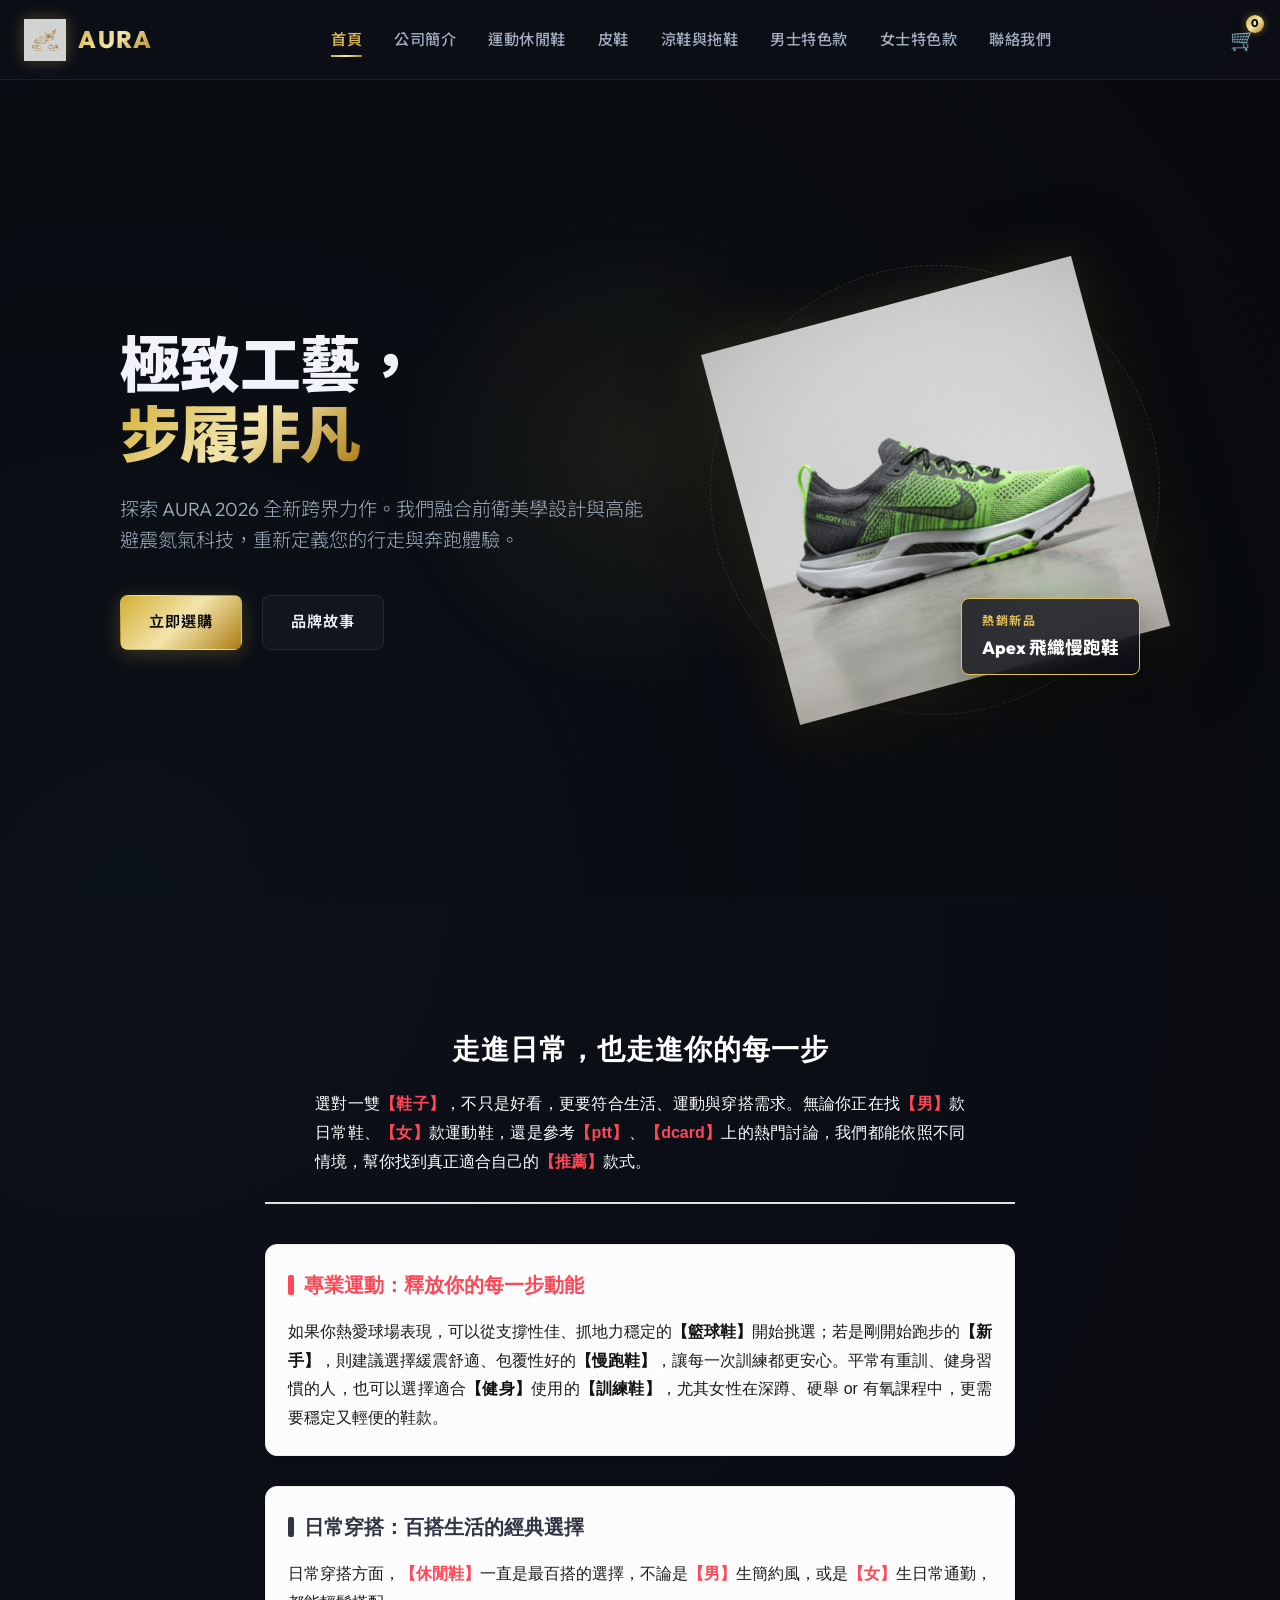
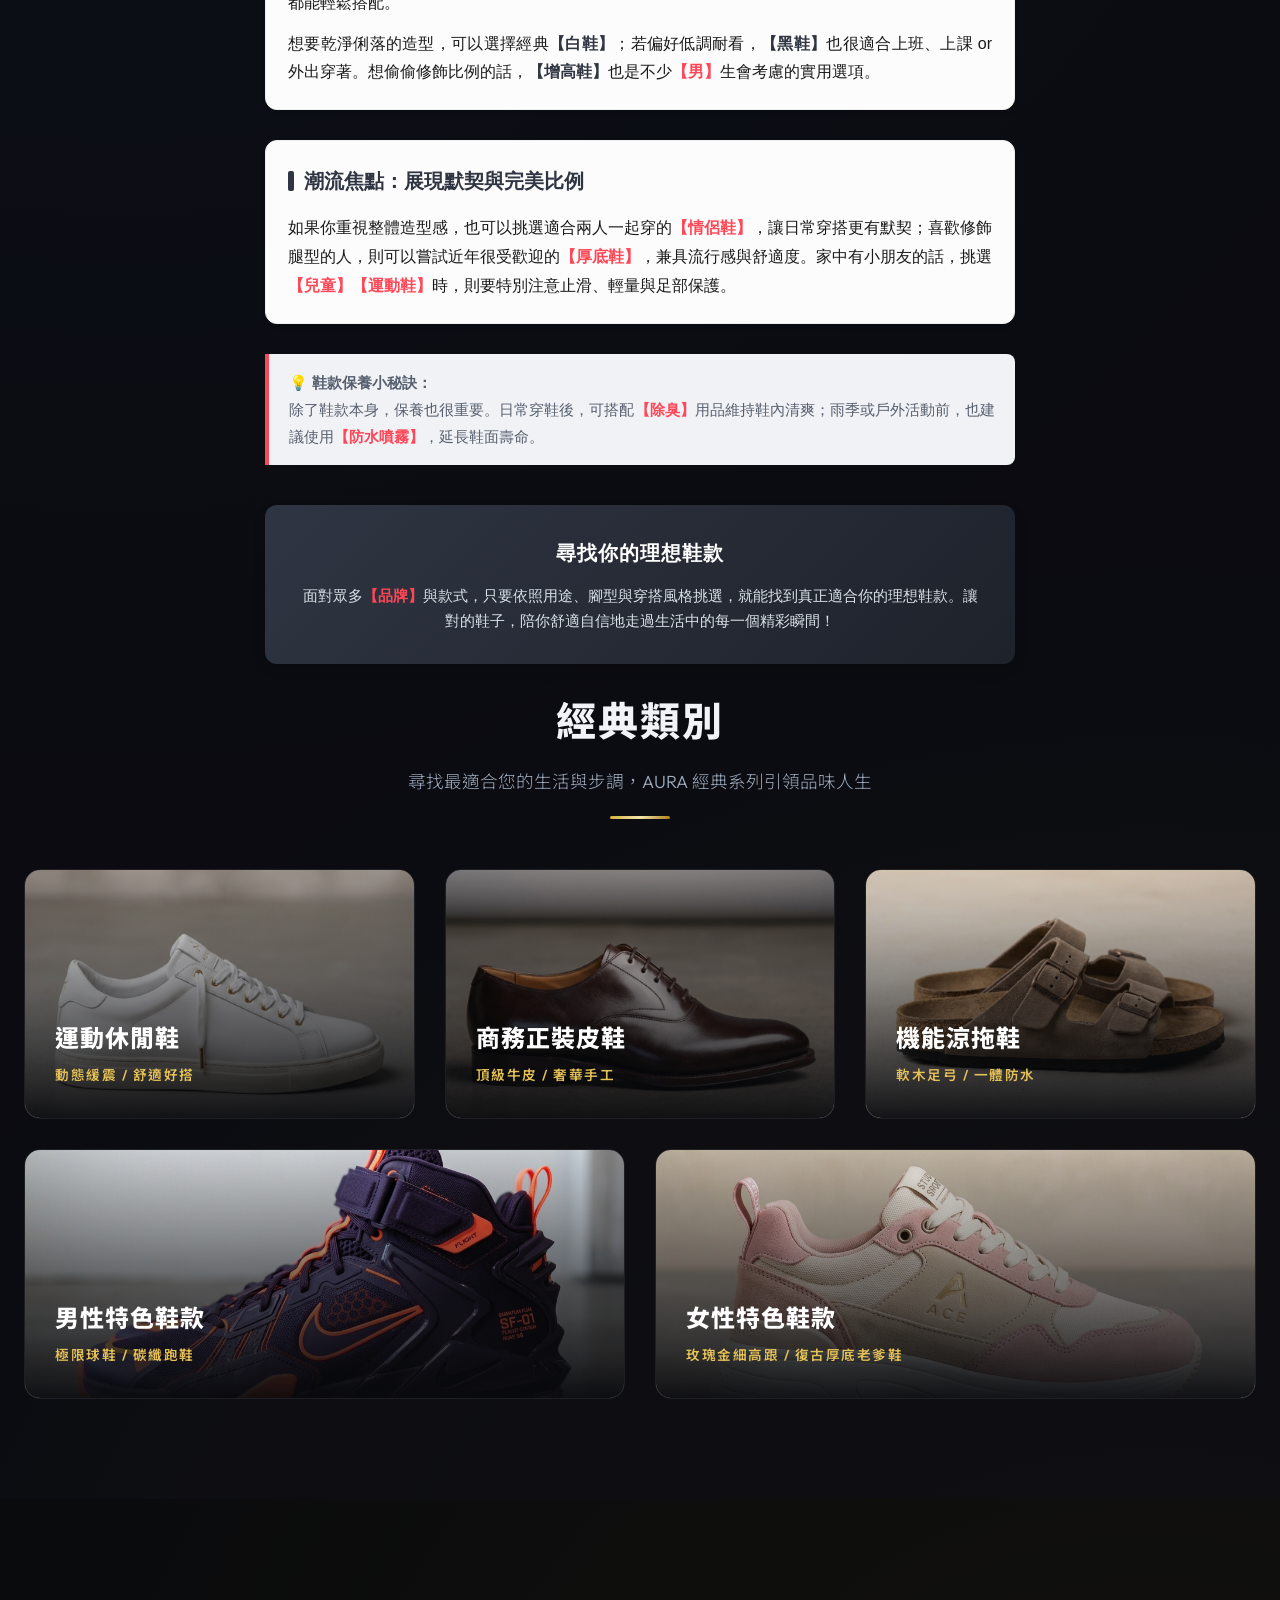
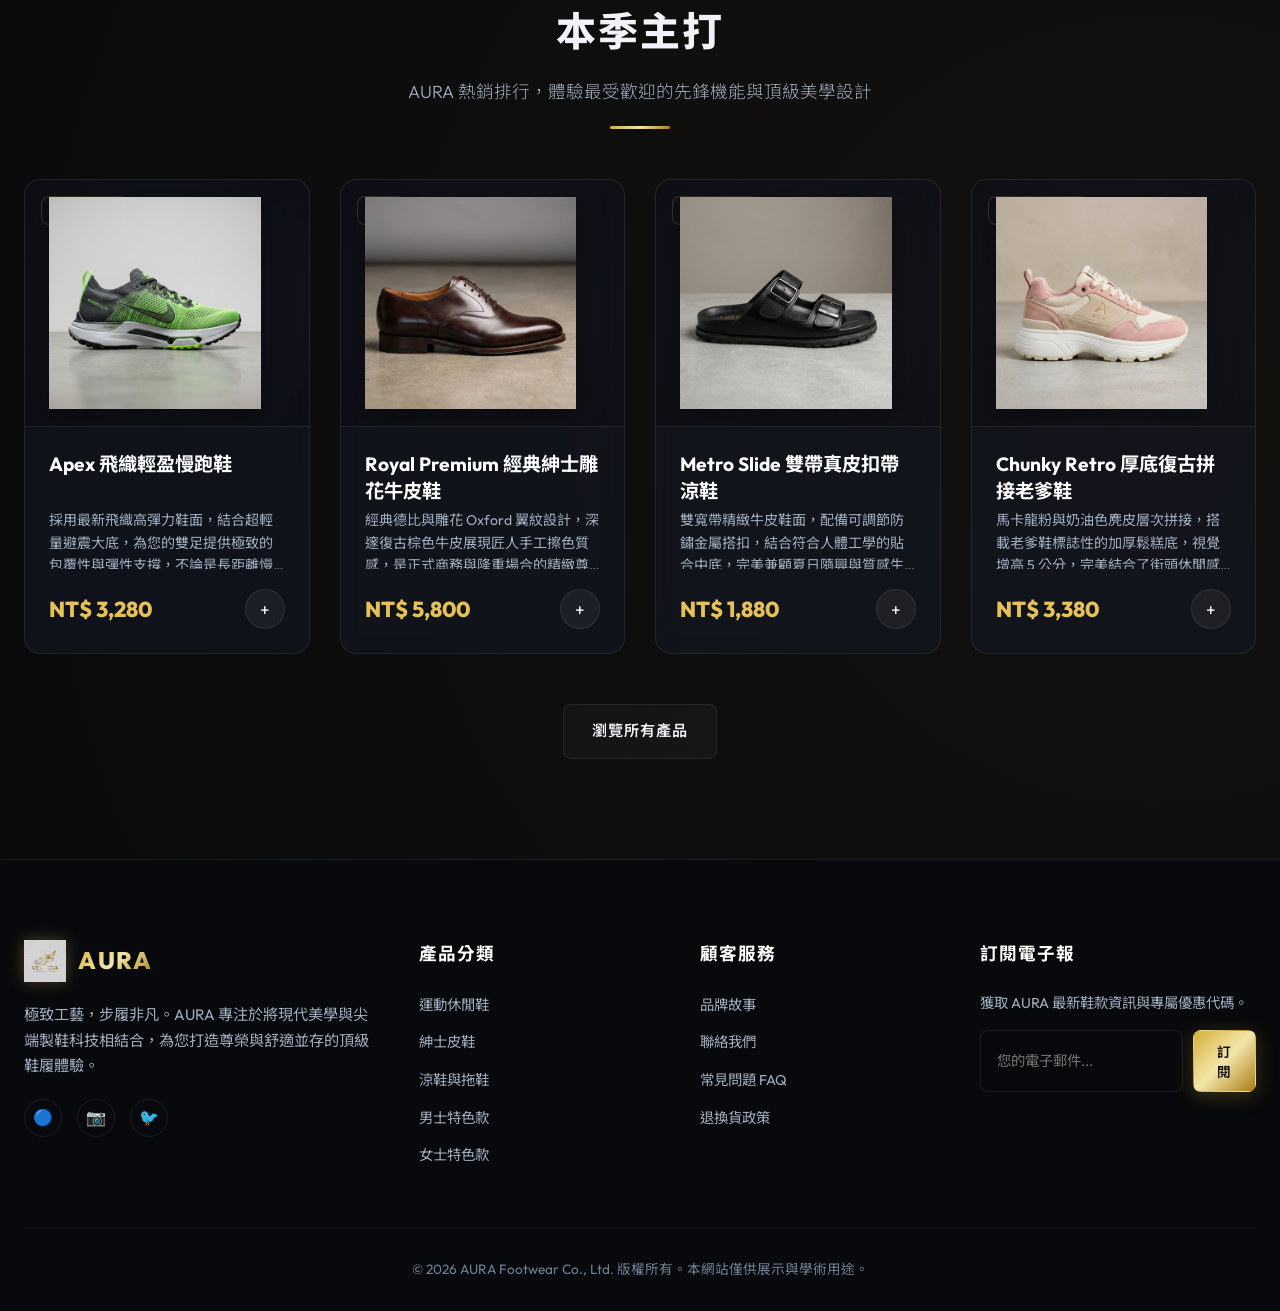
<file: index.html>
<!DOCTYPE html>
<html lang="zh-Hant-TW">
<head>
  <meta charset="UTF-8">
  <meta name="viewport" content="width=device-width, initial-scale=1.0">
  <meta name="description" content="這個網站主要是精選運動休閒鞋、質感皮鞋與各式男女特色鞋款的專賣店。我們同時提供舒適百搭的涼鞋與拖鞋，無論是追求潮流、商務正裝還是展現個人品味，都能在此找到您的專屬命定鞋。立即點擊選購享限時優惠！">
  <meta name="keywords" content="運動鞋推薦,休閒鞋品牌,男鞋專賣店,女鞋網購,質感皮鞋,涼鞋拖鞋,特色鞋款,以樂鞋子專賣">
  <meta name="google-site-verification" content="pFiWgENOJFBcsWcIejEndV2aMjK0Uo0FjIEKF0pzcEg" />
  <title>郭以樂的鞋子專賣店</title>
  
  <!-- CSS Stylesheets -->
  <link rel="stylesheet" href="css/styles.css">
</head>
<body>

  <!-- Dynamic Header Placeholder -->
  <div id="header-placeholder"></div>

  <!-- Hero Section -->
  <section class="hero fade-in-up">
    <div class="container">
      <div class="hero-grid">
        <div class="hero-content">
          <h1 class="fade-in-up delay-1">極致工藝，<br><span class="text-gradient">步履非凡</span></h1>
          <p class="fade-in-up delay-2">探索 AURA 2026 全新跨界力作。我們融合前衛美學設計與高能避震氮氣科技，重新定義您的行走與奔跑體驗。</p>
          <div class="hero-buttons fade-in-up delay-3">
            <a href="sports-casual.html" class="btn btn-primary">立即選購</a>
            <a href="about.html" class="btn btn-secondary">品牌故事</a>
          </div>
        </div>
        
        <div class="hero-visual fade-in-up delay-4">
          <div class="showcase-circle"></div>
          <!-- 預設展示 Apex 飛織輕盈慢跑鞋 -->
          <img src="images/products/郭以樂鞋子專賣店-1號運動鞋.png" alt="AURA Apex Running Shoe" class="hero-shoe-img" title="這是1號運動鞋">
          <div class="hero-badge">
            <span class="badge-tag">熱銷新品</span>
            <span class="badge-title">Apex 飛織慢跑鞋</span>
          </div>
        </div>
      </div>
    </div>
  </section>

  <!-- Categories Showcase Section -->
  <section class="categories-preview-section">
    <div class="container">
      <div style="font-family: 'Helvetica Neue', Helvetica, Arial, 'Microsoft JhengHei', sans-serif; font-size: 16px; line-height: 1.8; color: #333333; max-width: 800px; margin: 0 auto; padding: 25px;">

      <div style="text-align: center; margin-bottom: 40px; padding-bottom: 25px; border-bottom: 2px solid #e0e0e0;">
          <h1 style="color: #ffffff; font-size: 28px; margin-bottom: 15px; font-weight: bold; letter-spacing: 1px;">走進日常，也走進你的每一步</h1>
          <p style="color: #ffffff; font-size: 16px; max-width: 650px; margin: 0 auto; text-align: justify; text-justify: inter-word;">
              選對一雙<strong style="color: #ff4757;">【鞋子】</strong>，不只是好看，更要符合生活、運動與穿搭需求。無論你正在找<strong style="color: #ff4757;">【男】</strong>款日常鞋、<strong style="color: #ff4757;">【女】</strong>款運動鞋，還是參考<strong style="color: #ff4757;">【ptt】</strong>、<strong style="color: #ff4757;">【dcard】</strong>上的熱門討論，我們都能依照不同情境，幫你找到真正適合自己的<strong style="color: #ff4757;">【推薦】</strong>款式。
          </p>
      </div>

      <div style="margin-bottom: 30px; background-color: #fcfcfc; padding: 22px; border-radius: 12px; border: 1px solid #eeeeee; box-shadow: 0 4px 6px rgba(0,0,0,0.02);">
          <h2 style="color: #ff4757; font-size: 20px; margin-top: 0; margin-bottom: 15px; font-weight: bold; display: flex; align-items: center;">
              <span style="background-color: #ff4757; width: 6px; height: 20px; display: inline-block; margin-right: 10px; border-radius: 2px;"></span>
              專業運動：釋放你的每一步動能
          </h2>
          <p style="margin: 0; text-align: justify; color: #1a1a1a;">
              如果你熱愛球場表現，可以從支撐性佳、抓地力穩定的<strong style="color: #111111;">【籃球鞋】</strong>開始挑選；若是剛開始跑步的<strong style="color: #111111;">【新手】</strong>，則建議選擇緩震舒適、包覆性好的<strong style="color: #111111;">【慢跑鞋】</strong>，讓每一次訓練都更安心。平常有重訓、健身習慣的人，也可以選擇適合<strong style="color: #111111;">【健身】</strong>使用的<strong style="color: #111111;">【訓練鞋】</strong>，尤其女性在深蹲、硬舉 or 有氧課程中，更需要穩定又輕便的鞋款。
          </p>
      </div>

      <div style="margin-bottom: 30px; background-color: #fcfcfc; padding: 22px; border-radius: 12px; border: 1px solid #eeeeee; box-shadow: 0 4px 6px rgba(0,0,0,0.02);">
          <h2 style="color: #2f3542; font-size: 20px; margin-top: 0; margin-bottom: 15px; font-weight: bold; display: flex; align-items: center;">
              <span style="background-color: #2f3542; width: 6px; height: 20px; display: inline-block; margin-right: 10px; border-radius: 2px;"></span>
              日常穿搭：百搭生活的經典選擇
          </h2>
          <p style="margin: 0 0 12px 0; text-align: justify; color: #1a1a1a;">
              日常穿搭方面，<strong style="color: #ff4757;">【休閒鞋】</strong>一直是最百搭的選擇，不論是<strong style="color: #ff4757;">【男】</strong>生簡約風，或是<strong style="color: #ff4757;">【女】</strong>生日常通勤，都能輕鬆搭配。
          </p>
          <p style="margin: 0; text-align: justify; color: #1a1a1a;">
              想要乾淨俐落的造型，可以選擇經典<strong style="color: #2f3542;">【白鞋】</strong>；若偏好低調耐看，<strong style="color: #2f3542;">【黑鞋】</strong>也很適合上班、上課 or 外出穿著。想偷偷修飾比例的話，<strong style="color: #2f3542;">【增高鞋】</strong>也是不少<strong style="color: #ff4757;">【男】</strong>生會考慮的實用選項。
          </p>
      </div>

      <div style="margin-bottom: 30px; background-color: #fcfcfc; padding: 22px; border-radius: 12px; border: 1px solid #eeeeee; box-shadow: 0 4px 6px rgba(0,0,0,0.02);">
          <h2 style="color: #2f3542; font-size: 20px; margin-top: 0; margin-bottom: 15px; font-weight: bold; display: flex; align-items: center;">
              <span style="background-color: #2f3542; width: 6px; height: 20px; display: inline-block; margin-right: 10px; border-radius: 2px;"></span>
              潮流焦點：展現默契與完美比例
          </h2>
          <p style="margin: 0; text-align: justify; color: #1a1a1a;">
              如果你重視整體造型感，也可以挑選適合兩人一起穿的<strong style="color: #ff4757;">【情侶鞋】</strong>，讓日常穿搭更有默契；喜歡修飾腿型的人，則可以嘗試近年很受歡迎的<strong style="color: #ff4757;">【厚底鞋】</strong>，兼具流行感與舒適度。家中有小朋友的話，挑選<strong style="color: #ff4757;">【兒童】</strong><strong style="color: #ff4757;">【運動鞋】</strong>時，則要特別注意止滑、輕量與足部保護。
          </p>
      </div>

      <div style="margin-bottom: 40px; padding: 15px 20px; background-color: #f1f2f6; border-left: 4px solid #ff4757; border-radius: 0 8px 8px 0;">
          <p style="margin: 0; text-align: justify; font-size: 15px; color: #57606f;">
              <strong>💡 鞋款保養小秘訣：</strong><br>
              除了鞋款本身，保養也很重要。日常穿鞋後，可搭配<strong style="color: #ff4757;">【除臭】</strong>用品維持鞋內清爽；雨季或戶外活動前，也建議使用<strong style="color: #ff4757;">【防水噴霧】</strong>，延長鞋面壽命。
          </p>
      </div>

      <div style="background: linear-gradient(135deg, #2f3542 0%, #1e222b 100%); color: #ffffff; padding: 30px; border-radius: 12px; text-align: center; box-shadow: 0 6px 12px rgba(0,0,0,0.15);">
          <h3 style="font-size: 20px; margin-top: 0; margin-bottom: 12px; color: #ffffff; letter-spacing: 1px; font-weight: bold;">
              尋找你的理想鞋款
          </h3>
          <p style="margin: 0; font-size: 15px; color: #dae1e7; line-height: 1.7; max-width: 680px; margin: 0 auto;">
              面對眾多<strong style="color: #ff4757;">【品牌】</strong>與款式，只要依照用途、腳型與穿搭風格挑選，就能找到真正適合你的理想鞋款。讓對的鞋子，陪你舒適自信地走過生活中的每一個精彩瞬間！
          </p>
      </div>

  </div>
      <div class="section-title-wrapper fade-in-up-scroll">
        <h2 class="section-title">經典類別</h2>
        <p class="section-subtitle">尋找最適合您的生活與步調，AURA 經典系列引領品味人生</p>
      </div>

      <!-- Category Cards Grid -->
      <div class="category-preview-grid">
        <!-- 運動休閒鞋 -->
        <div class="category-preview-card fade-in-up-scroll" onclick="window.location.href='sports-casual.html'" title="這是2號休閒鞋，歷年賣最好的">
          <img src="images/products/郭以樂鞋子專賣店-2號運動鞋.png" alt="運動休閒鞋" class="category-preview-card-bg">
          <div class="category-preview-content">
            <h3 class="category-preview-title">運動休閒鞋</h3>
            <span class="category-preview-count">動態緩震 / 舒適好搭</span>
          </div>
        </div>

        <!-- 紳士皮鞋 -->
        <div class="category-preview-card fade-in-up-scroll" onclick="window.location.href='leather.html'" title="這是1號皮鞋">
          <img src="images/products/郭以樂鞋子專賣店-1號皮鞋.png" alt="紳士皮鞋" class="category-preview-card-bg">
          <div class="category-preview-content">
            <h3 class="category-preview-title">商務正裝皮鞋</h3>
            <span class="category-preview-count">頂級牛皮 / 奢華手工</span>
          </div>
        </div>

        <!-- 涼鞋與拖鞋 -->
        <div class="category-preview-card fade-in-up-scroll" onclick="window.location.href='sandals-slippers.html'" title="這是3號涼鞋">
          <img src="images/products/郭以樂鞋子專賣店-3號涼鞋.png" alt="涼鞋與拖鞋" class="category-preview-card-bg">
          <div class="category-preview-content">
            <h3 class="category-preview-title">機能涼拖鞋</h3>
            <span class="category-preview-count">軟木足弓 / 一體防水</span>
          </div>
        </div>
      </div>

      <div class="category-preview-grid-bottom">
        <!-- 男性特色鞋款 -->
        <div class="category-preview-card fade-in-up-scroll" onclick="window.location.href='mens-special.html'" title="這是1號男生特別款">
          <img src="images/products/郭以樂鞋子專賣店-1號男生特別款.png" alt="男性特色鞋款" class="category-preview-card-bg">
          <div class="category-preview-content">
            <h3 class="category-preview-title">男性特色鞋款</h3>
            <span class="category-preview-count">極限球鞋 / 碳纖跑鞋</span>
          </div>
        </div>

        <!-- 女性特色鞋款 -->
        <div class="category-preview-card fade-in-up-scroll" onclick="window.location.href='womens-special.html'" title="這是2號女生特別款">
          <img src="images/products/郭以樂鞋子專賣店-2號女生特別款.png" alt="女性特色鞋款" class="category-preview-card-bg">
          <div class="category-preview-content">
            <h3 class="category-preview-title">女性特色鞋款</h3>
            <span class="category-preview-count">玫瑰金細高跟 / 復古厚底老爹鞋</span>
          </div>
        </div>
      </div>
    </div>
  </section>

  <!-- Featured Products Section -->
  <section class="product-grid-section">
    <div class="container">
      <div class="section-title-wrapper fade-in-up-scroll">
        <h2 class="section-title">本季主打</h2>
        <p class="section-subtitle">AURA 熱銷排行，體驗最受歡迎的先鋒機能與頂級美學設計</p>
      </div>

      <!-- Products Grid -->
      <div class="grid-layout" id="featured-products-grid">
        <!-- Card 1 -->
        <div class="shoe-card fade-in-up-scroll">
          <div class="card-img-wrapper">
            <span class="card-category">運動休閒鞋</span>
            <a href="product-detail.html?id=sport-1">
              <img src="images/products/郭以樂鞋子專賣店-1號運動鞋.png" alt="Apex 飛織輕盈慢跑鞋" class="card-img" title="這是1號運動鞋">
            </a>
          </div>
          <div class="card-info">
            <h3 class="card-title">
              <a href="product-detail.html?id=sport-1">Apex 飛織輕盈慢跑鞋</a>
            </h3>
            <p class="card-desc">採用最新飛織高彈力鞋面，結合超輕量避震大底，為您的雙足提供極致的包覆性與彈性支撐，不論是長距離慢跑或日常通勤皆能輕鬆駕馭。</p>
            <div class="card-footer">
              <span class="card-price">NT$ 3,280</span>
              <button class="card-btn js-add-to-cart" title="加入購物車">+</button>
            </div>
          </div>
        </div>

        <!-- Card 2 -->
        <div class="shoe-card fade-in-up-scroll">
          <div class="card-img-wrapper">
            <span class="card-category">皮鞋</span>
            <a href="product-detail.html?id=leather-1">
              <img src="images/products/郭以樂鞋子專賣店-1號皮鞋.png" alt="Royal Premium 經典紳士雕花牛皮鞋" class="card-img" title="這是1號皮鞋">
            </a>
          </div>
          <div class="card-info">
            <h3 class="card-title">
              <a href="product-detail.html?id=leather-1">Royal Premium 經典紳士雕花牛皮鞋</a>
            </h3>
            <p class="card-desc">經典德比與雕花 Oxford 翼紋設計，深邃復古棕色牛皮展現匠人手工擦色質感，是正式商務與隆重場合的精緻尊榮之選。</p>
            <div class="card-footer">
              <span class="card-price">NT$ 5,800</span>
              <button class="card-btn js-add-to-cart" title="加入購物車">+</button>
            </div>
          </div>
        </div>

        <!-- Card 3 -->
        <div class="shoe-card fade-in-up-scroll">
          <div class="card-img-wrapper">
            <span class="card-category">涼鞋與拖鞋</span>
            <a href="product-detail.html?id=sandal-1">
              <img src="images/products/郭以樂鞋子專賣店-1號涼鞋.png" alt="Metro Slide 雙帶真皮扣帶涼鞋" class="card-img" title="這是1號涼鞋">
            </a>
          </div>
          <div class="card-info">
            <h3 class="card-title">
              <a href="product-detail.html?id=sandal-1">Metro Slide 雙帶真皮扣帶涼鞋</a>
            </h3>
            <p class="card-desc">雙寬帶精緻牛皮鞋面，配備可調節防鏽金屬搭扣，結合符合人體工學的貼合中底，完美兼顧夏日隨興與質感生活。</p>
            <div class="card-footer">
              <span class="card-price">NT$ 1,880</span>
              <button class="card-btn js-add-to-cart" title="加入購物車">+</button>
            </div>
          </div>
        </div>

        <!-- Card 4 -->
        <div class="shoe-card fade-in-up-scroll">
          <div class="card-img-wrapper">
            <span class="card-category">女性特色鞋款</span>
            <a href="product-detail.html?id=women-special-2">
              <img src="images/products/郭以樂鞋子專賣店-2號女生特別款.png" alt="Chunky Retro 厚底復古拼接老爹鞋" class="card-img" title="這是2號女生特別款">
            </a>
          </div>
          <div class="card-info">
            <h3 class="card-title">
              <a href="product-detail.html?id=women-special-2">Chunky Retro 厚底復古拼接老爹鞋</a>
            </h3>
            <p class="card-desc">馬卡龍粉與奶油色麂皮層次拼接，搭載老爹鞋標誌性的加厚鬆糕底，視覺增高 5 公分，完美結合了街頭休閒感與復古少女情懷。</p>
            <div class="card-footer">
              <span class="card-price">NT$ 3,380</span>
              <button class="card-btn js-add-to-cart" title="加入購物車">+</button>
            </div>
          </div>
        </div>
      </div>

      <div style="text-align: center; margin-top: 50px;" class="fade-in-up-scroll">
        <a href="sports-casual.html" class="btn btn-secondary">瀏覽所有產品</a>
      </div>
    </div>
  </section>

  <!-- Dynamic Footer Placeholder -->
  <div id="footer-placeholder"></div>

  <!-- JavaScript Files -->
  <script src="js/products.js"></script>
  <script src="js/main.js"></script>
</body>
</html>
</file>
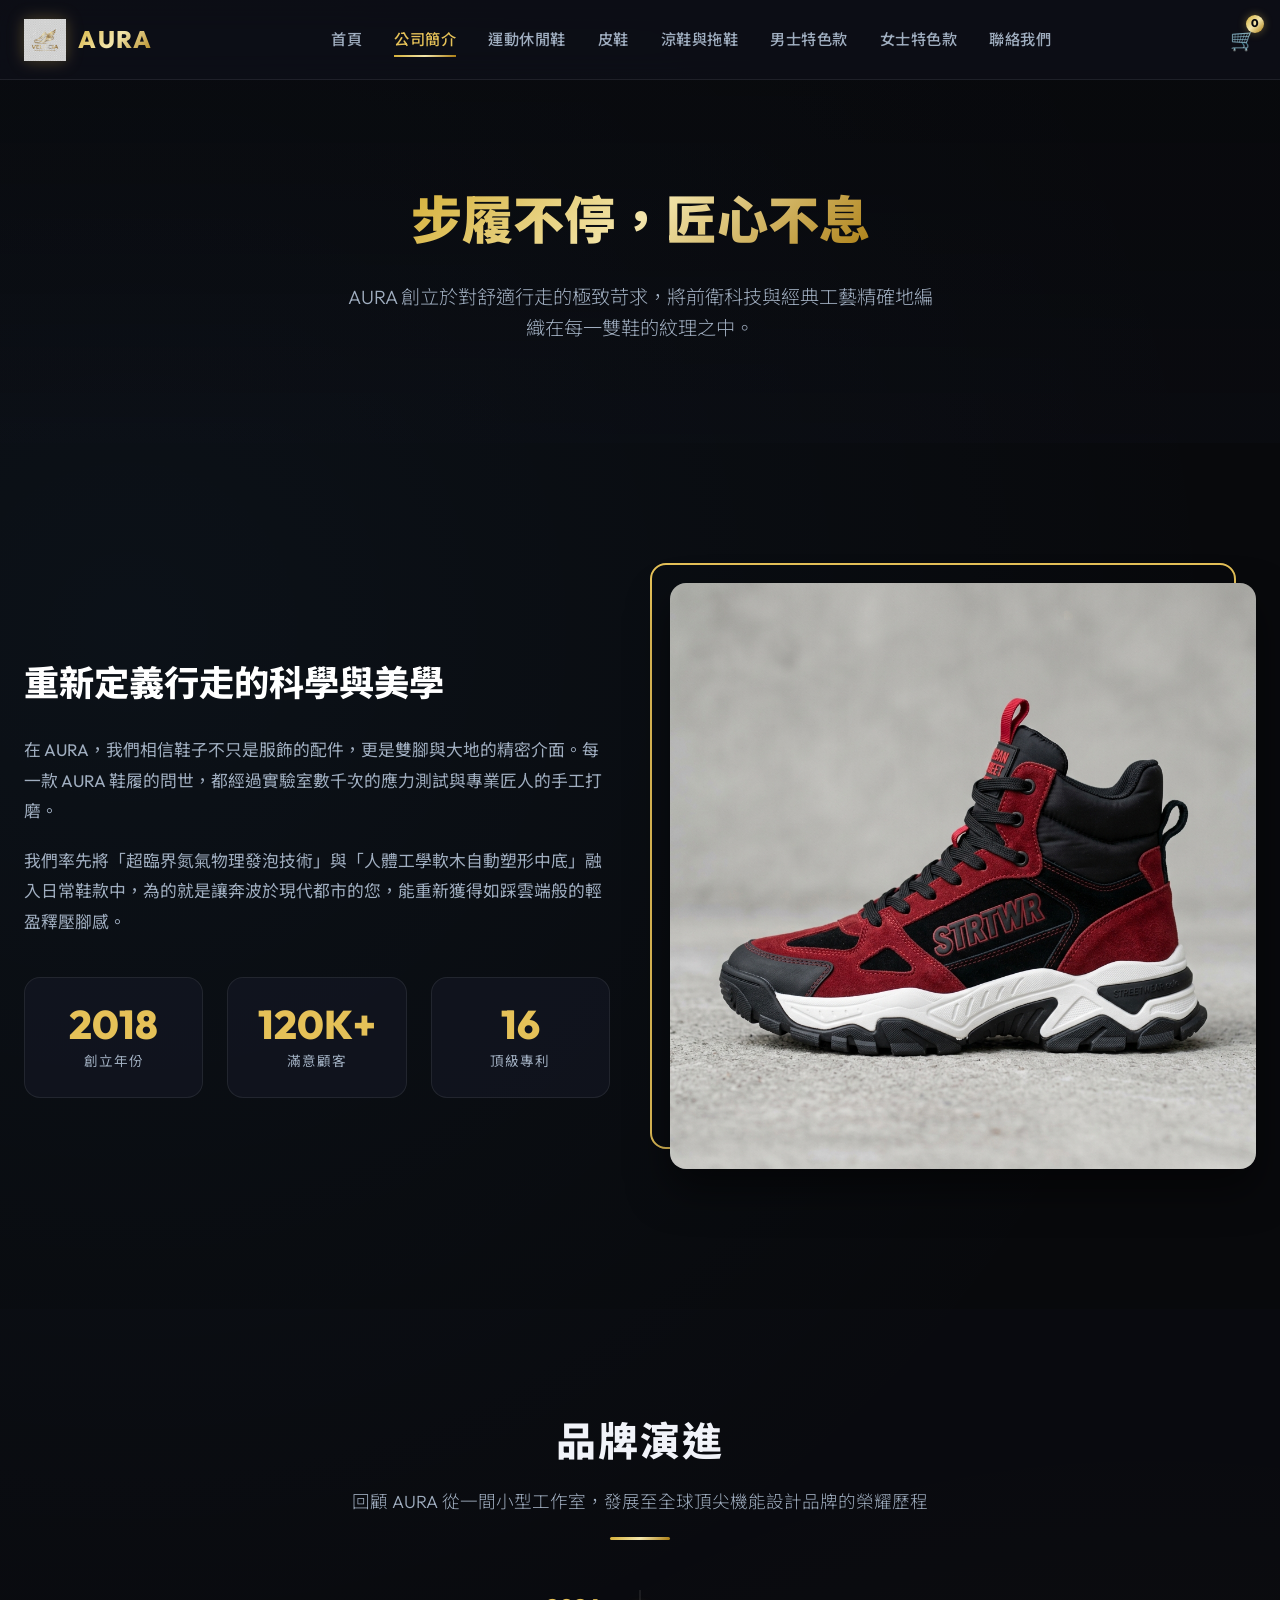
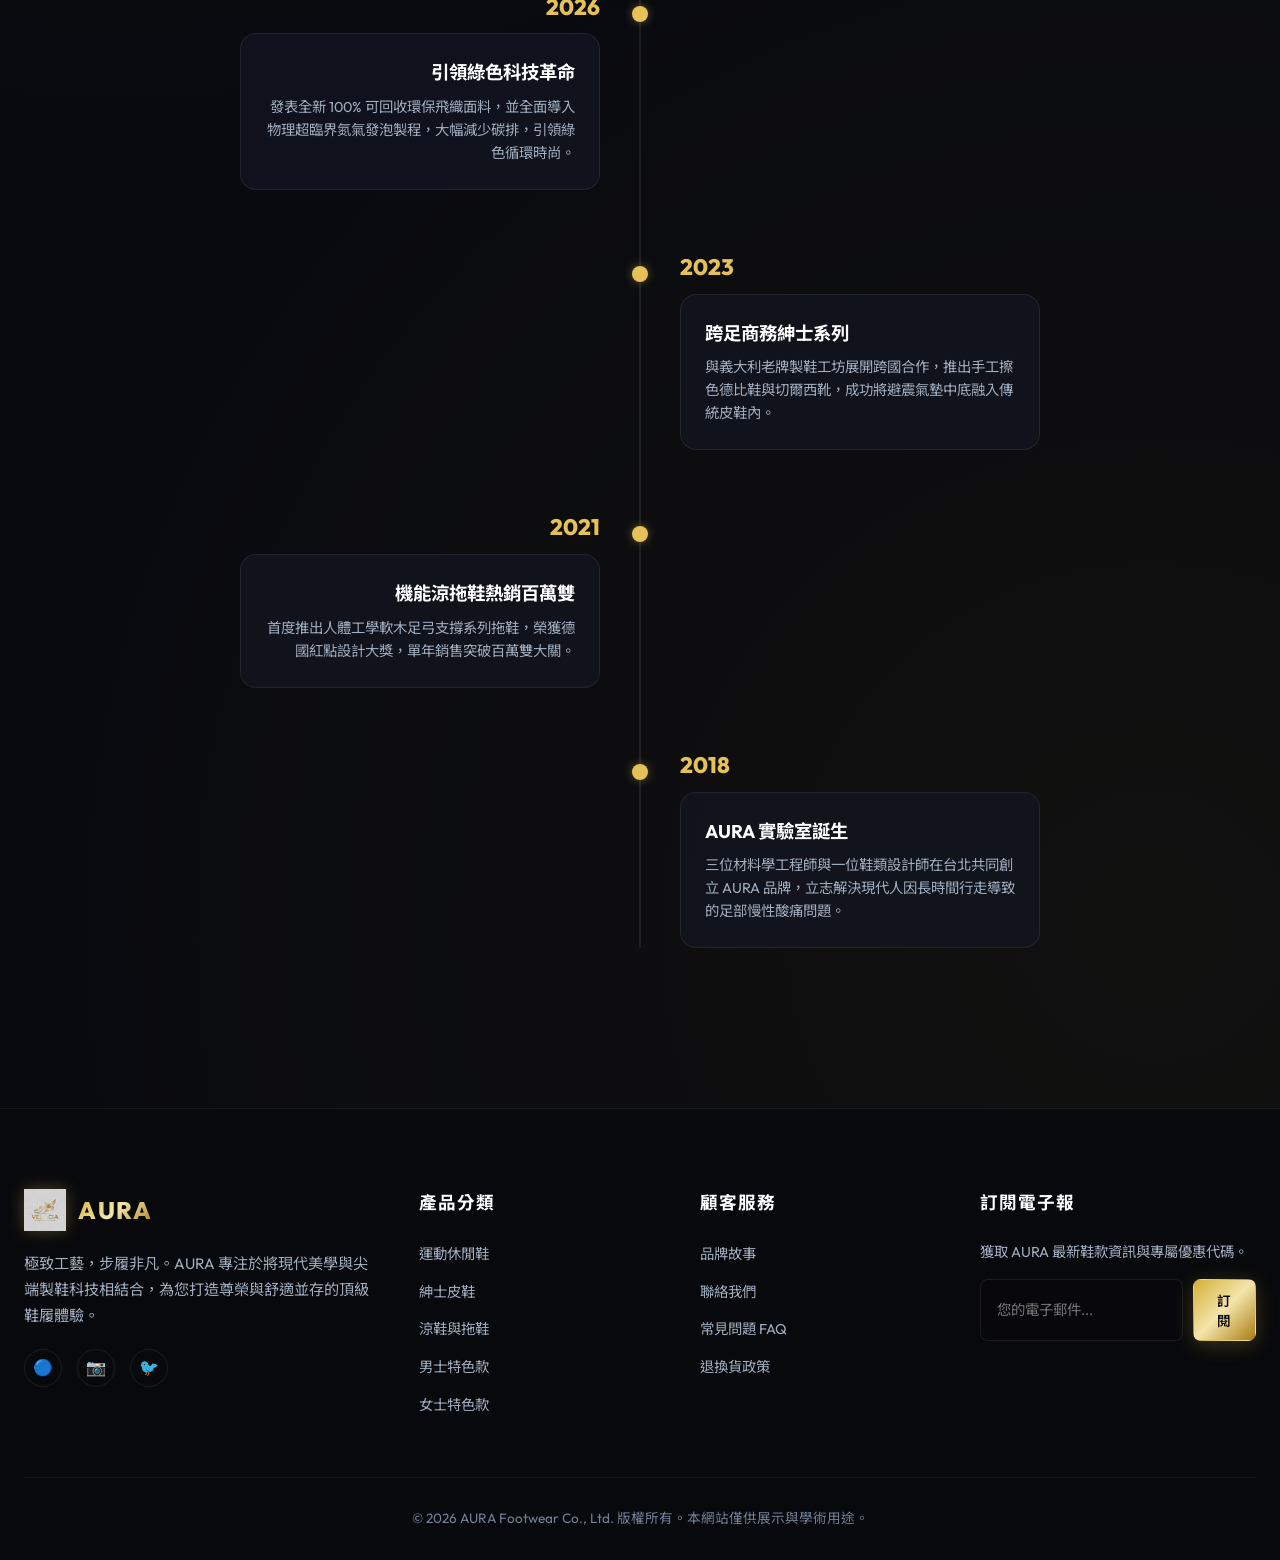
<file: about.html>
<!DOCTYPE html>
<html lang="zh-Hant-TW">
<head>
  <meta charset="UTF-8">
  <meta name="viewport" content="width=device-width, initial-scale=1.0">
  <meta name="description" content="了解 AURA 品牌的起源、製鞋理念與對極致工藝的追求。我們致力於將航太級減震科技與傳統手工擦皮完美融合。">
  <title>品牌故事 | AURA 極致履履</title>
  
  <!-- CSS Stylesheets -->
  <link rel="stylesheet" href="css/styles.css">
</head>
<body>

  <!-- Dynamic Header Placeholder -->
  <div id="header-placeholder"></div>

  <!-- About Hero -->
  <section class="about-hero fade-in-up">
    <div class="container">
      <h1 class="text-gradient" style="font-size: 3.2rem; font-weight: 900; margin-bottom: 20px;">步履不停，匠心不息</h1>
      <p style="font-size: 1.2rem; color: var(--text-secondary); max-width: 600px; margin: 0 auto; font-weight: 300;">
        AURA 創立於對舒適行走的極致苛求，將前衛科技與經典工藝精確地編織在每一雙鞋的紋理之中。
      </p>
    </div>
  </section>

  <!-- Brand Intro & Stats -->
  <section style="padding: 60px 0;">
    <div class="container">
      <div class="about-intro-grid">
        <div class="about-intro-text fade-in-up-scroll">
          <h2>重新定義行走的科學與美學</h2>
          <p>
            在 AURA，我們相信鞋子不只是服飾的配件，更是雙腳與大地的精密介面。每一款 AURA 鞋履的問世，都經過實驗室數千次的應力測試與專業匠人的手工打磨。
          </p>
          <p>
            我們率先將「超臨界氮氣物理發泡技術」與「人體工學軟木自動塑形中底」融入日常鞋款中，為的就是讓奔波於現代都市的您，能重新獲得如踩雲端般的輕盈釋壓腳感。
          </p>
          
          <div class="about-stats">
            <div class="stat-item glass-panel">
              <div class="stat-num">2018</div>
              <div class="stat-label">創立年份</div>
            </div>
            <div class="stat-item glass-panel">
              <div class="stat-num">120K+</div>
              <div class="stat-label">滿意顧客</div>
            </div>
            <div class="stat-item glass-panel">
              <div class="stat-num">16</div>
              <div class="stat-label">頂級專利</div>
            </div>
          </div>
        </div>

        <div class="about-image-wrapper fade-in-up-scroll">
          <!-- 這裡使用運動鞋 3 的大圖作展示，彰顯工藝與潮流 -->
          <img src="images/products/郭以樂鞋子專賣店-3號運動鞋.png" alt="AURA 潮流與工藝" class="about-img" title="這是3號運動鞋">
        </div>
      </div>
    </div>
  </section>

  <!-- Timeline Section -->
  <section class="timeline-section">
    <div class="container">
      <div class="section-title-wrapper fade-in-up-scroll">
        <h2 class="section-title">品牌演進</h2>
        <p class="section-subtitle">回顧 AURA 從一間小型工作室，發展至全球頂尖機能設計品牌的榮耀歷程</p>
      </div>

      <div class="timeline">
        <!-- 2026 -->
        <div class="timeline-item fade-in-up-scroll">
          <div class="timeline-dot"></div>
          <div class="timeline-year">2026</div>
          <div class="timeline-box glass-panel">
            <h3>引領綠色科技革命</h3>
            <p>發表全新 100% 可回收環保飛織面料，並全面導入物理超臨界氮氣發泡製程，大幅減少碳排，引領綠色循環時尚。</p>
          </div>
        </div>

        <!-- 2023 -->
        <div class="timeline-item fade-in-up-scroll">
          <div class="timeline-dot"></div>
          <div class="timeline-year">2023</div>
          <div class="timeline-box glass-panel">
            <h3>跨足商務紳士系列</h3>
            <p>與義大利老牌製鞋工坊展開跨國合作，推出手工擦色德比鞋與切爾西靴，成功將避震氣墊中底融入傳統皮鞋內。</p>
          </div>
        </div>

        <!-- 2021 -->
        <div class="timeline-item fade-in-up-scroll">
          <div class="timeline-dot"></div>
          <div class="timeline-year">2021</div>
          <div class="timeline-box glass-panel">
            <h3>機能涼拖鞋熱銷百萬雙</h3>
            <p>首度推出人體工學軟木足弓支撐系列拖鞋，榮獲德國紅點設計大獎，單年銷售突破百萬雙大關。</p>
          </div>
        </div>

        <!-- 2018 -->
        <div class="timeline-item fade-in-up-scroll">
          <div class="timeline-dot"></div>
          <div class="timeline-year">2018</div>
          <div class="timeline-box glass-panel">
            <h3>AURA 實驗室誕生</h3>
            <p>三位材料學工程師與一位鞋類設計師在台北共同創立 AURA 品牌，立志解決現代人因長時間行走導致的足部慢性酸痛問題。</p>
          </div>
        </div>
      </div>
    </div>
  </section>

  <!-- Dynamic Footer Placeholder -->
  <div id="footer-placeholder"></div>

  <!-- JavaScript Files -->
  <script src="js/products.js"></script>
  <script src="js/main.js"></script>
</body>
</html>
</file>
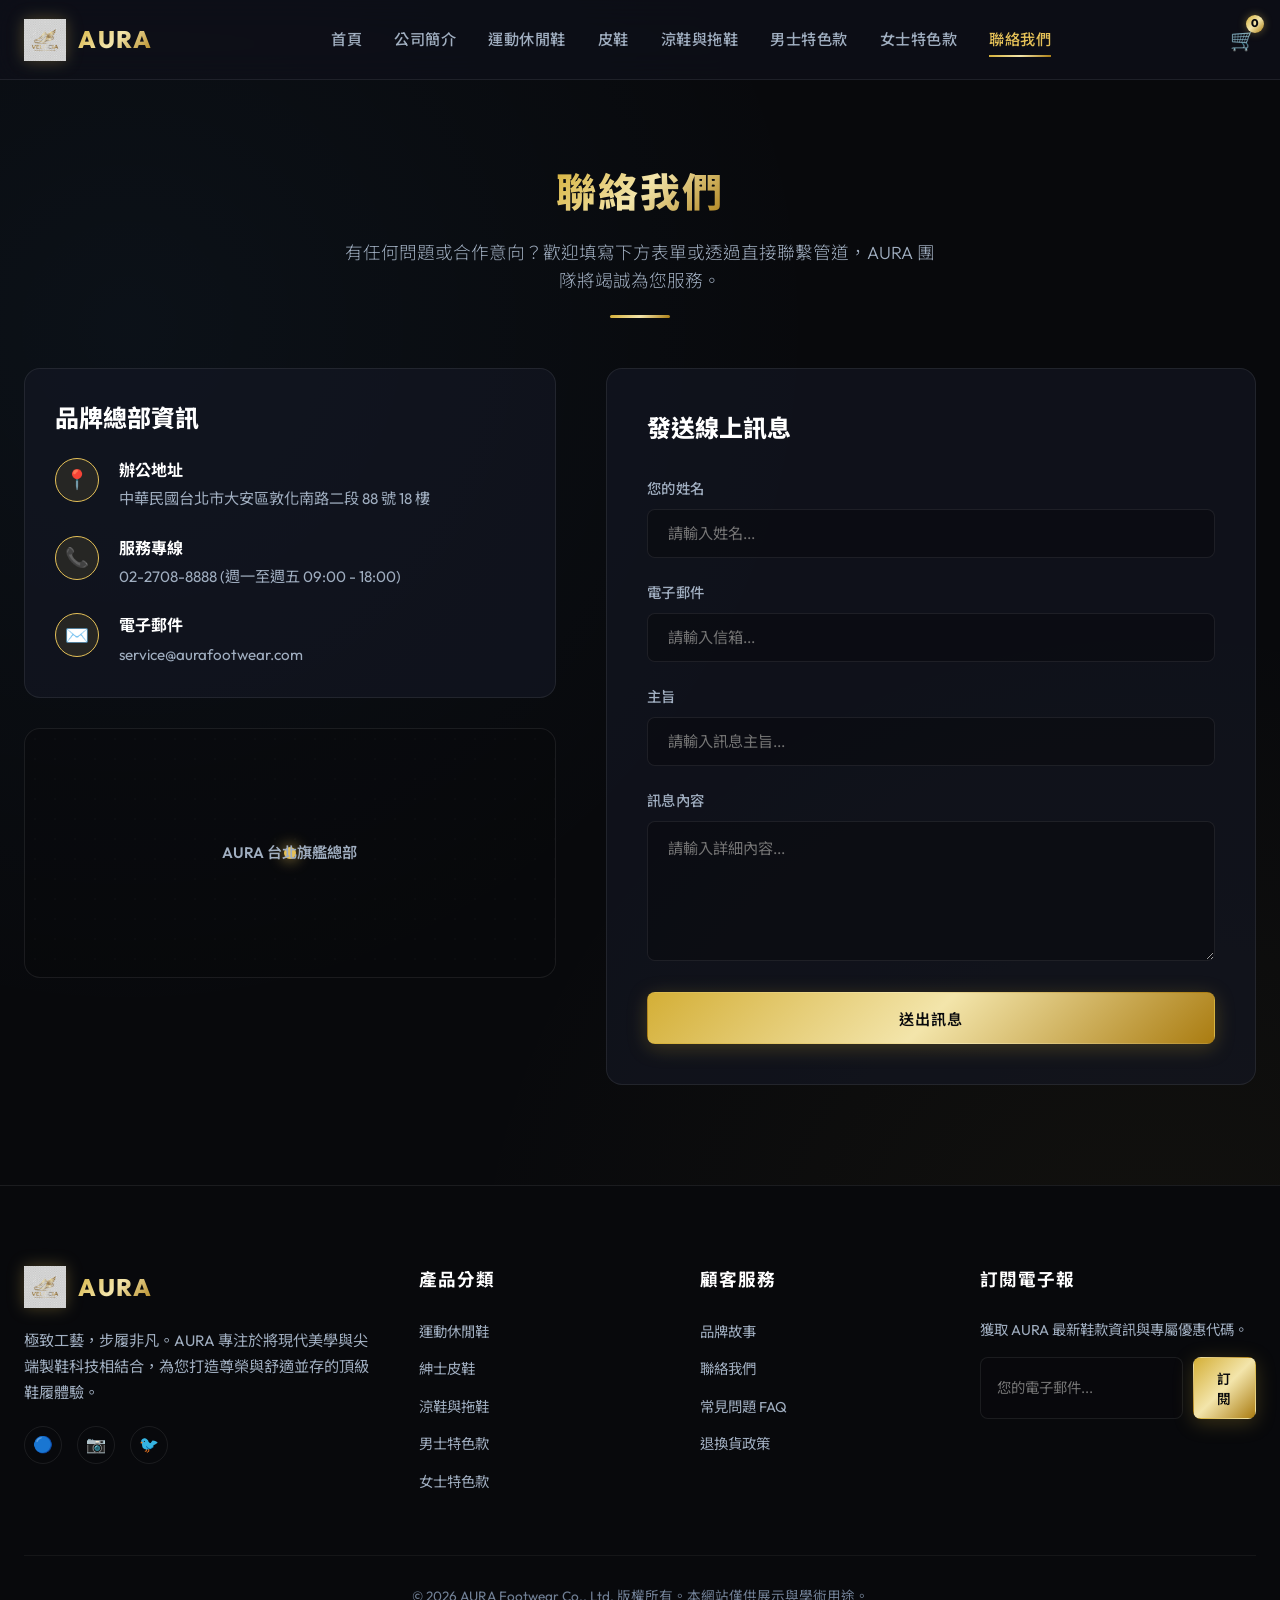
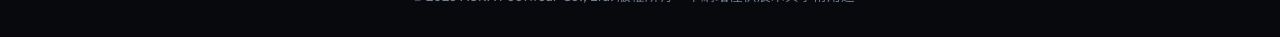
<file: contact.html>
<!DOCTYPE html>
<html lang="zh-Hant-TW">
<head>
  <meta charset="UTF-8">
  <meta name="viewport" content="width=device-width, initial-scale=1.0">
  <meta name="description" content="聯絡 AURA 顧客服務團隊。不論是商品諮詢、退換貨申請或商業合作，我們將於 24 小時內為您提供專業回覆。">
  <title>聯絡我們 | AURA 極致履履</title>
  
  <!-- CSS Stylesheets -->
  <link rel="stylesheet" href="css/styles.css">
</head>
<body>

  <!-- Dynamic Header Placeholder -->
  <div id="header-placeholder"></div>

  <!-- Contact Us Section -->
  <section class="contact-section fade-in-up">
    <div class="container">
      <div class="section-title-wrapper">
        <h1 class="section-title text-gradient">聯絡我們</h1>
        <p class="section-subtitle">有任何問題或合作意向？歡迎填寫下方表單或透過直接聯繫管道，AURA 團隊將竭誠為您服務。</p>
      </div>

      <div class="contact-grid">
        <!-- Contact Info Cards -->
        <div class="contact-info-panel fade-in-up delay-1">
          <div class="contact-card glass-panel">
            <h2 style="font-size: 1.5rem; font-weight: 800; color: var(--text-pure); margin-bottom: 20px;">品牌總部資訊</h2>
            
            <div class="contact-info-list">
              <div class="contact-info-item">
                <div class="contact-icon">📍</div>
                <div class="contact-info-content">
                  <h4>辦公地址</h4>
                  <p>中華民國台北市大安區敦化南路二段 88 號 18 樓</p>
                </div>
              </div>

              <div class="contact-info-item">
                <div class="contact-icon">📞</div>
                <div class="contact-info-content">
                  <h4>服務專線</h4>
                  <p>02-2708-8888 (週一至週五 09:00 - 18:00)</p>
                </div>
              </div>

              <div class="contact-info-item">
                <div class="contact-icon">✉️</div>
                <div class="contact-info-content">
                  <h4>電子郵件</h4>
                  <p>service@aurafootwear.com</p>
                </div>
              </div>
            </div>
          </div>

          <!-- Styled Map Placeholder -->
          <div class="contact-map-placeholder">
            <span style="font-size: 0.95rem; font-weight: 600; color: var(--text-secondary); z-index: 2;">AURA 台北旗艦總部</span>
            <div class="map-glow-dot"></div>
            <!-- Background simulated grid design for map feel -->
            <div style="position: absolute; width: 100%; height: 100%; background-image: radial-gradient(rgba(255,255,255,0.03) 1px, transparent 0); background-size: 20px 20px; opacity: 0.5;"></div>
          </div>
        </div>

        <!-- Contact Form Panel -->
        <div class="contact-form-panel glass-panel fade-in-up delay-2">
          <h2 style="font-size: 1.5rem; font-weight: 800; color: var(--text-pure); margin-bottom: 30px;">發送線上訊息</h2>
          
          <form onsubmit="event.preventDefault(); alert('感謝您的來信！AURA 服務團隊將於 24 小時內與您聯繫。'); this.reset();">
            <div class="form-group">
              <label for="contact-name" class="form-label">您的姓名</label>
              <input type="text" id="contact-name" class="form-control" placeholder="請輸入姓名..." required>
            </div>

            <div class="form-group">
              <label for="contact-email" class="form-label">電子郵件</label>
              <input type="email" id="contact-email" class="form-control" placeholder="請輸入信箱..." required>
            </div>

            <div class="form-group">
              <label for="contact-subject" class="form-label">主旨</label>
              <input type="text" id="contact-subject" class="form-control" placeholder="請輸入訊息主旨..." required>
            </div>

            <div class="form-group">
              <label for="contact-message" class="form-label">訊息內容</label>
              <textarea id="contact-message" class="form-control" placeholder="請輸入詳細內容..." required></textarea>
            </div>

            <button type="submit" class="btn btn-primary" style="width: 100%;">送出訊息</button>
          </form>
        </div>
      </div>
    </div>
  </section>

  <!-- Dynamic Footer Placeholder -->
  <div id="footer-placeholder"></div>

  <!-- JavaScript Files -->
  <script src="js/products.js"></script>
  <script src="js/main.js"></script>
</body>
</html>
</file>
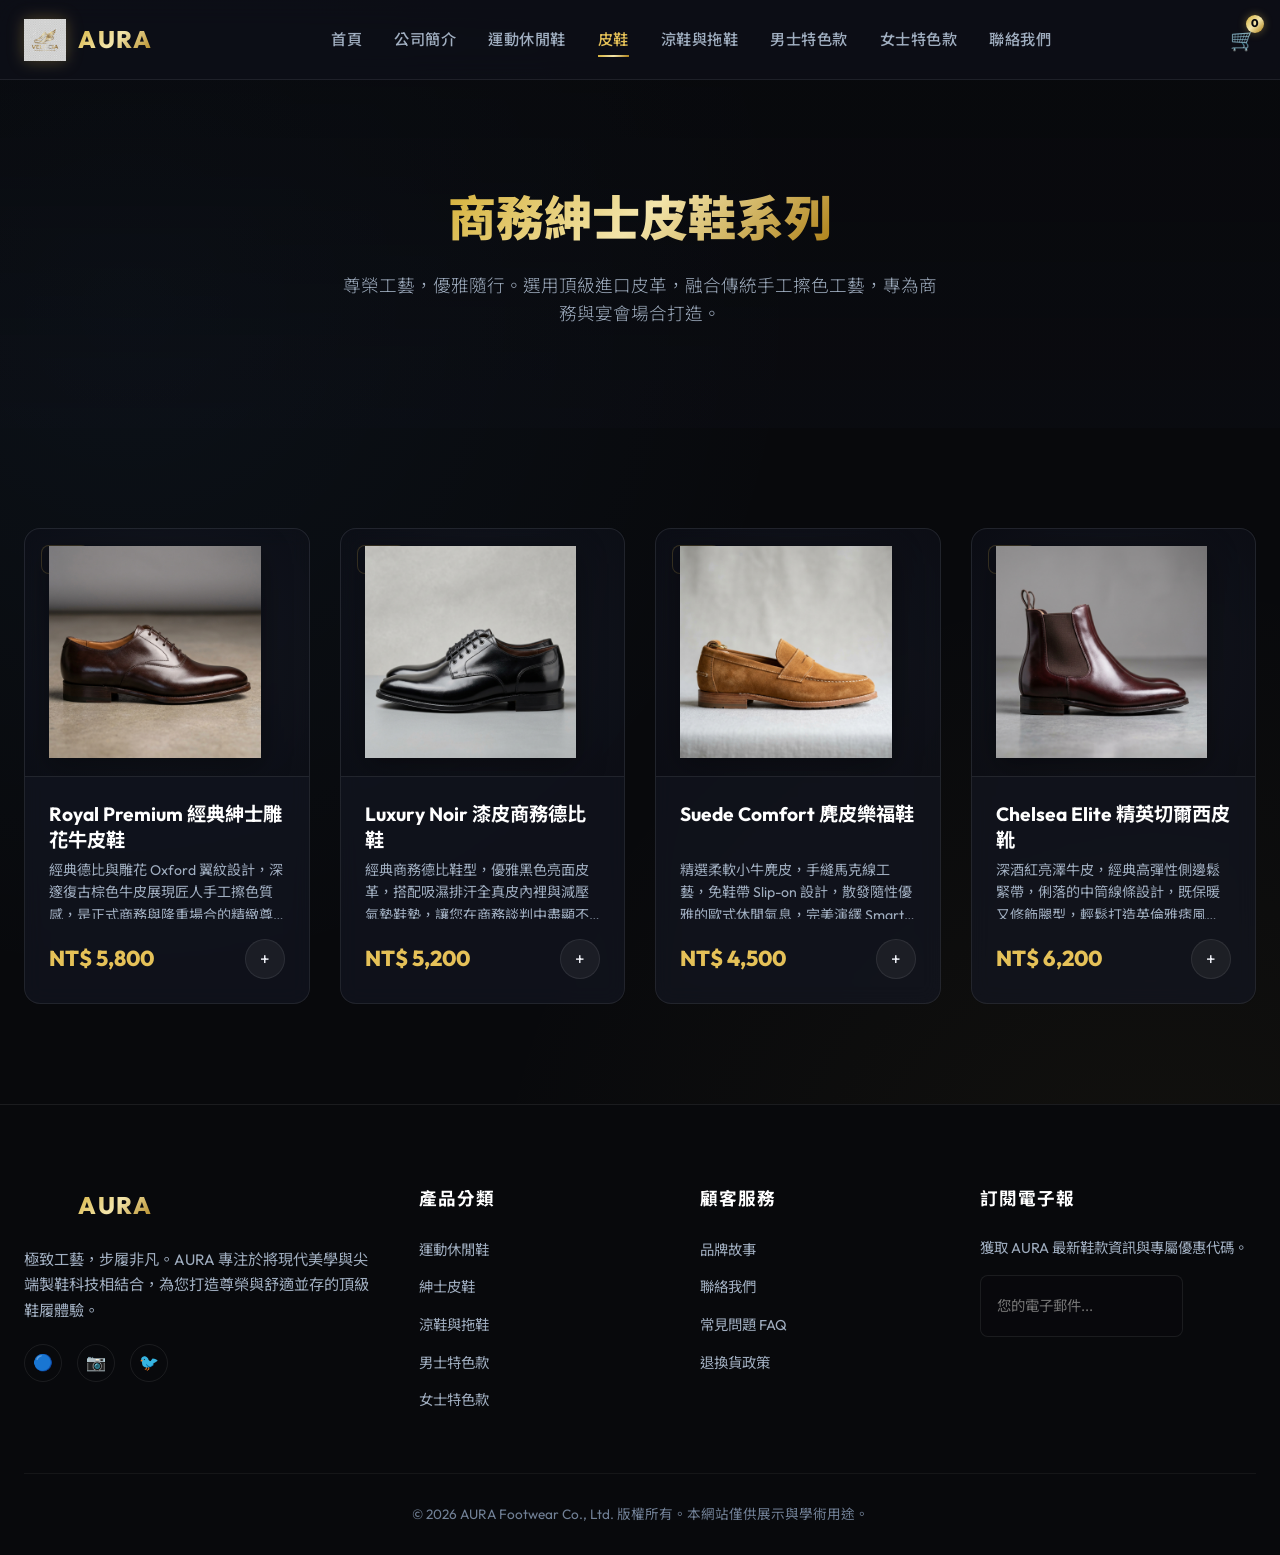
<file: leather.html>
<!DOCTYPE html>
<html lang="zh-Hant-TW">
<head>
  <meta charset="UTF-8">
  <meta name="viewport" content="width=device-width, initial-scale=1.0">
  <meta name="description" content="瀏覽 AURA 紳士皮鞋系列。包含手工雕花德比鞋、經典漆皮正裝鞋、小牛皮切爾西靴與高雅麂皮樂福鞋。展現成熟穩重的英倫雅痞品味。">
  <title>商務紳士皮鞋 | AURA 極致履履</title>
  
  <!-- CSS Stylesheets -->
  <link rel="stylesheet" href="css/styles.css">
</head>
<body>

  <!-- Dynamic Header Placeholder -->
  <div id="header-placeholder"></div>

  <!-- Page Header -->
  <section class="about-hero fade-in-up">
    <div class="container">
      <h1 class="text-gradient" style="font-size: 3rem; font-weight: 900; margin-bottom: 15px;">商務紳士皮鞋系列</h1>
      <p style="font-size: 1.1rem; color: var(--text-secondary); max-width: 600px; margin: 0 auto; font-weight: 300;">
        尊榮工藝，優雅隨行。選用頂級進口皮革，融合傳統手工擦色工藝，專為商務與宴會場合打造。
      </p>
    </div>
  </section>

  <!-- Product Grid Section -->
  <section class="product-grid-section">
    <div class="container">
      <!-- Grid Layout -->
      <div class="grid-layout" id="category-products-grid">
        <!-- Card 1 -->
        <div class="shoe-card fade-in-up-scroll">
          <div class="card-img-wrapper">
            <span class="card-category">皮鞋</span>
            <a href="product-detail.html?id=leather-1">
              <img src="images/products/郭以樂鞋子專賣店-1號皮鞋.png" alt="Royal Premium 經典紳士雕花牛皮鞋" class="card-img" title="這是1號皮鞋，最近賣的最好">
            </a>
          </div>
          <div class="card-info">
            <h3 class="card-title">
              <a href="product-detail.html?id=leather-1">Royal Premium 經典紳士雕花牛皮鞋</a>
            </h3>
            <p class="card-desc">經典德比與雕花 Oxford 翼紋設計，深邃復古棕色牛皮展現匠人手工擦色質感，是正式商務與隆重場合的精緻尊榮之選。</p>
            <div class="card-footer">
              <span class="card-price">NT$ 5,800</span>
              <button class="card-btn js-add-to-cart" title="加入購物車">+</button>
            </div>
          </div>
        </div>

        <!-- Card 2 -->
        <div class="shoe-card fade-in-up-scroll">
          <div class="card-img-wrapper">
            <span class="card-category">皮鞋</span>
            <a href="product-detail.html?id=leather-2">
              <img src="images/products/郭以樂鞋子專賣店-2號皮鞋.png" alt="Luxury Noir 漆皮商務德比鞋" class="card-img" title="這是2號皮鞋，有做促銷">
            </a>
          </div>
          <div class="card-info">
            <h3 class="card-title">
              <a href="product-detail.html?id=leather-2">Luxury Noir 漆皮商務德比鞋</a>
            </h3>
            <p class="card-desc">經典商務德比鞋型，優雅黑色亮面皮革，搭配吸濕排汗全真皮內裡與減壓氣墊鞋墊，讓您在商務談判中盡顯不凡氣度。</p>
            <div class="card-footer">
              <span class="card-price">NT$ 5,200</span>
              <button class="card-btn js-add-to-cart" title="加入購物車">+</button>
            </div>
          </div>
        </div>

        <!-- Card 3 -->
        <div class="shoe-card fade-in-up-scroll">
          <div class="card-img-wrapper">
            <span class="card-category">皮鞋</span>
            <a href="product-detail.html?id=leather-3">
              <img src="images/products/郭以樂鞋子專賣店-3號皮鞋.png" alt="Suede Comfort 麂皮樂福鞋" class="card-img" title="這是3號皮鞋">
            </a>
          </div>
          <div class="card-info">
            <h3 class="card-title">
              <a href="product-detail.html?id=leather-3">Suede Comfort 麂皮樂福鞋</a>
            </h3>
            <p class="card-desc">精選柔軟小牛麂皮，手縫馬克線工藝，免鞋帶 Slip-on 設計，散發隨性優雅的歐式休閒氣息，完美演繹 Smart Casual 精神。</p>
            <div class="card-footer">
              <span class="card-price">NT$ 4,500</span>
              <button class="card-btn js-add-to-cart" title="加入購物車">+</button>
            </div>
          </div>
        </div>

        <!-- Card 4 -->
        <div class="shoe-card fade-in-up-scroll">
          <div class="card-img-wrapper">
            <span class="card-category">皮鞋</span>
            <a href="product-detail.html?id=leather-4">
              <img src="images/products/郭以樂鞋子專賣店-4號皮鞋.png" alt="Chelsea Elite 精英切爾西皮靴" class="card-img" title="這是4號皮鞋">
            </a>
          </div>
          <div class="card-info">
            <h3 class="card-title">
              <a href="product-detail.html?id=leather-4">Chelsea Elite 精英切爾西皮靴</a>
            </h3>
            <p class="card-desc">深酒紅亮澤牛皮，經典高彈性側邊鬆緊帶，俐落的中筒線條設計，既保暖又修飾腿型，輕鬆打造英倫雅痞風尚。</p>
            <div class="card-footer">
              <span class="card-price">NT$ 6,200</span>
              <button class="card-btn js-add-to-cart" title="加入購物車">+</button>
            </div>
          </div>
        </div>
      </div>
    </div>
  </section>

  <!-- Dynamic Footer Placeholder -->
  <div id="footer-placeholder"></div>

  <!-- JavaScript Files -->
  <script src="js/products.js"></script>
  <script src="js/main.js"></script>
</body>
</html>
</file>
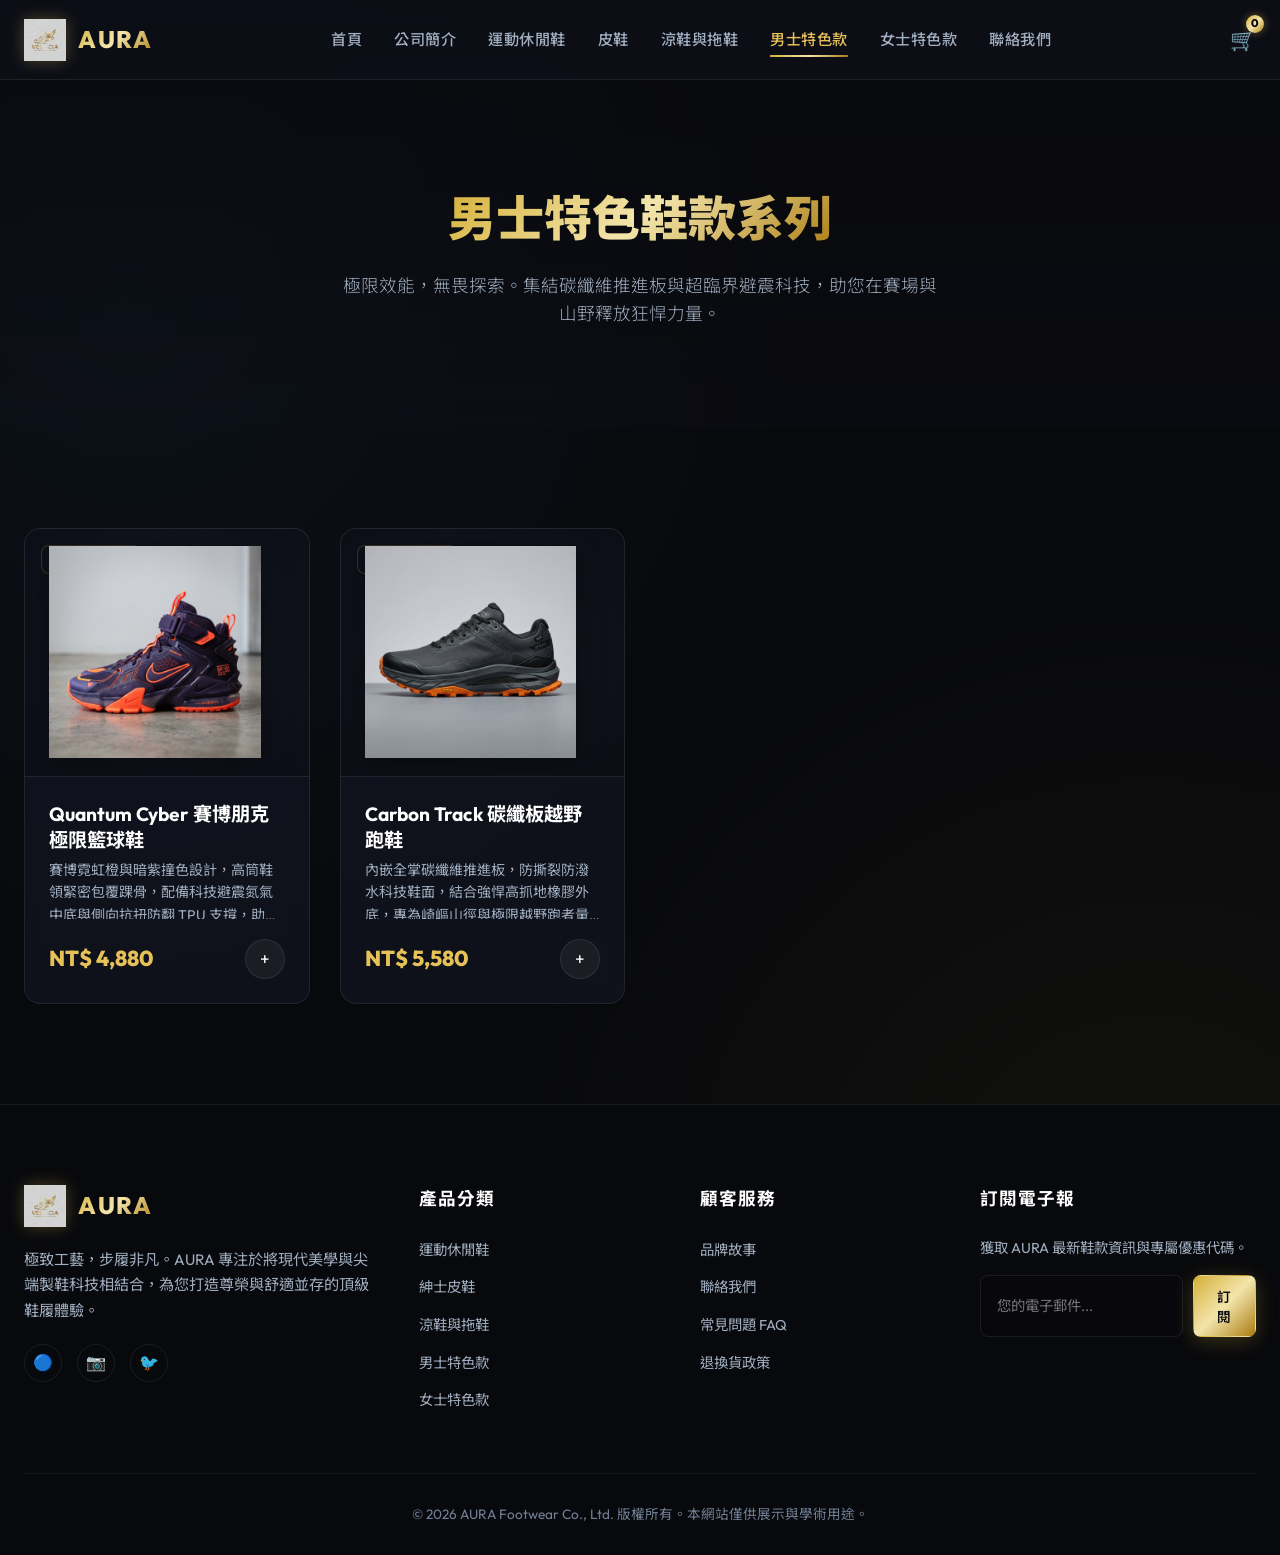
<file: mens-special.html>
<!DOCTYPE html>
<html lang="zh-Hant-TW">
<head>
  <meta charset="UTF-8">
  <meta name="viewport" content="width=device-width, initial-scale=1.0">
  <meta name="description" content="瀏覽 AURA 男士特色鞋款系列。包含賽博朋克極限避震籃球鞋與全掌碳纖維越野跑鞋，專為極限挑戰與專業運動男士研發。">
  <title>男士特色鞋款 | AURA 極致履履</title>
  
  <!-- CSS Stylesheets -->
  <link rel="stylesheet" href="css/styles.css">
</head>
<body>

  <!-- Dynamic Header Placeholder -->
  <div id="header-placeholder"></div>

  <!-- Page Header -->
  <section class="about-hero fade-in-up">
    <div class="container">
      <h1 class="text-gradient" style="font-size: 3rem; font-weight: 900; margin-bottom: 15px;">男士特色鞋款系列</h1>
      <p style="font-size: 1.1rem; color: var(--text-secondary); max-width: 600px; margin: 0 auto; font-weight: 300;">
        極限效能，無畏探索。集結碳纖維推進板與超臨界避震科技，助您在賽場與山野釋放狂悍力量。
      </p>
    </div>
  </section>

  <!-- Product Grid Section -->
  <section class="product-grid-section">
    <div class="container">
      <!-- Grid Layout -->
      <div class="grid-layout" id="category-products-grid">
        <!-- Card 1 -->
        <div class="shoe-card fade-in-up-scroll">
          <div class="card-img-wrapper">
            <span class="card-category">男性特色鞋款</span>
            <a href="product-detail.html?id=men-special-1">
              <img src="images/products/郭以樂鞋子專賣店-1號男生特別款.png" alt="Quantum Cyber 賽博朋克極限籃球鞋" class="card-img" title="這是1號男生特別款">
            </a>
          </div>
          <div class="card-info">
            <h3 class="card-title">
              <a href="product-detail.html?id=men-special-1">Quantum Cyber 賽博朋克極限籃球鞋</a>
            </h3>
            <p class="card-desc">賽博霓虹橙與暗紫撞色設計，高筒鞋領緊密包覆踝骨，配備科技避震氮氣中底與側向抗扭防翻 TPU 支撐，助您在球場上展現驚人爆發力。</p>
            <div class="card-footer">
              <span class="card-price">NT$ 4,880</span>
              <button class="card-btn js-add-to-cart" title="加入購物車">+</button>
            </div>
          </div>
        </div>

        <!-- Card 2 -->
        <div class="shoe-card fade-in-up-scroll">
          <div class="card-img-wrapper">
            <span class="card-category">男性特色鞋款</span>
            <a href="product-detail.html?id=men-special-2">
              <img src="images/products/郭以樂鞋子專賣店-2號男生特別款.png" alt="Carbon Track 碳纖板越野跑鞋" class="card-img" title="這是2號男生特別款">
            </a>
          </div>
          <div class="card-info">
            <h3 class="card-title">
              <a href="product-detail.html?id=men-special-2">Carbon Track 碳纖板越野跑鞋</a>
            </h3>
            <p class="card-desc">內嵌全掌碳纖維推進板，防撕裂防潑水科技鞋面，結合強悍高抓地橡膠外底，專為崎嶇山徑與極限越野跑者量身訂製。</p>
            <div class="card-footer">
              <span class="card-price">NT$ 5,580</span>
              <button class="card-btn js-add-to-cart" title="加入購物車">+</button>
            </div>
          </div>
        </div>
      </div>
    </div>
  </section>

  <!-- Dynamic Footer Placeholder -->
  <div id="footer-placeholder"></div>

  <!-- JavaScript Files -->
  <script src="js/products.js"></script>
  <script src="js/main.js"></script>
</body>
</html>
</file>
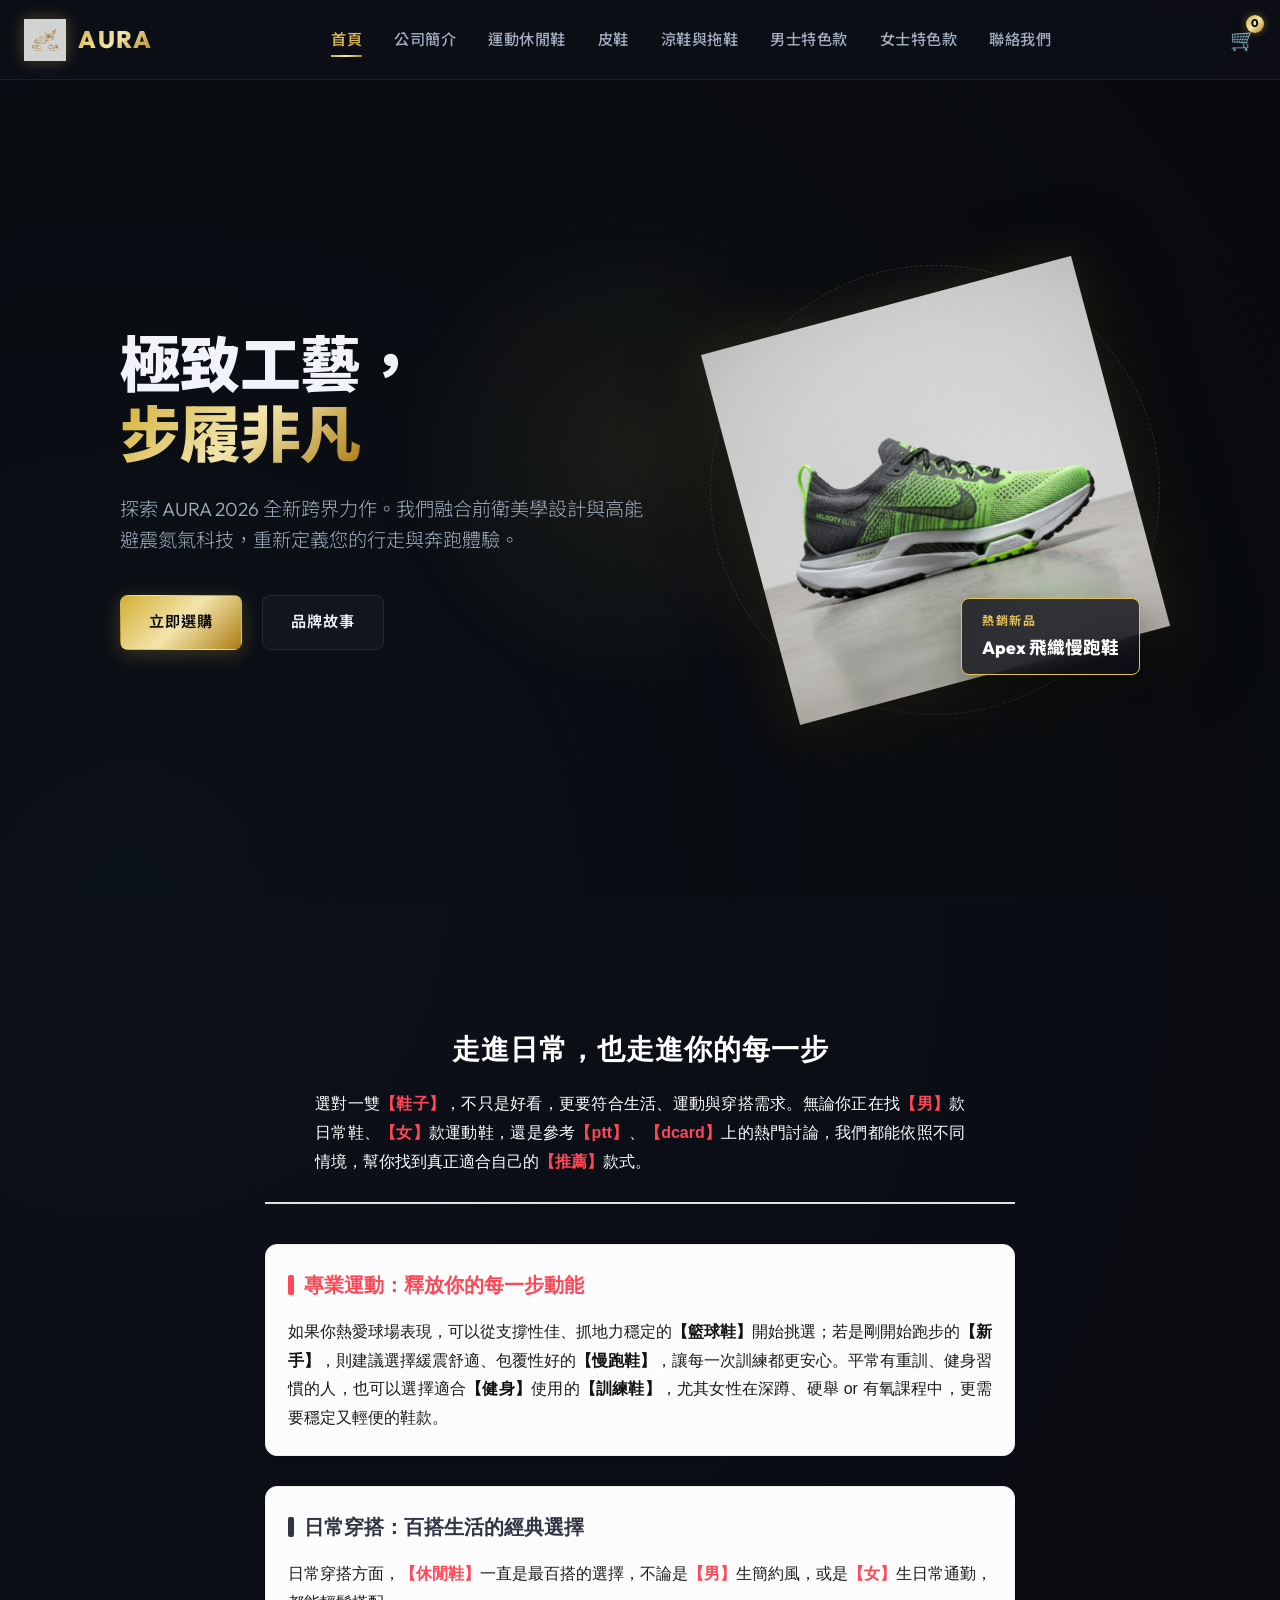
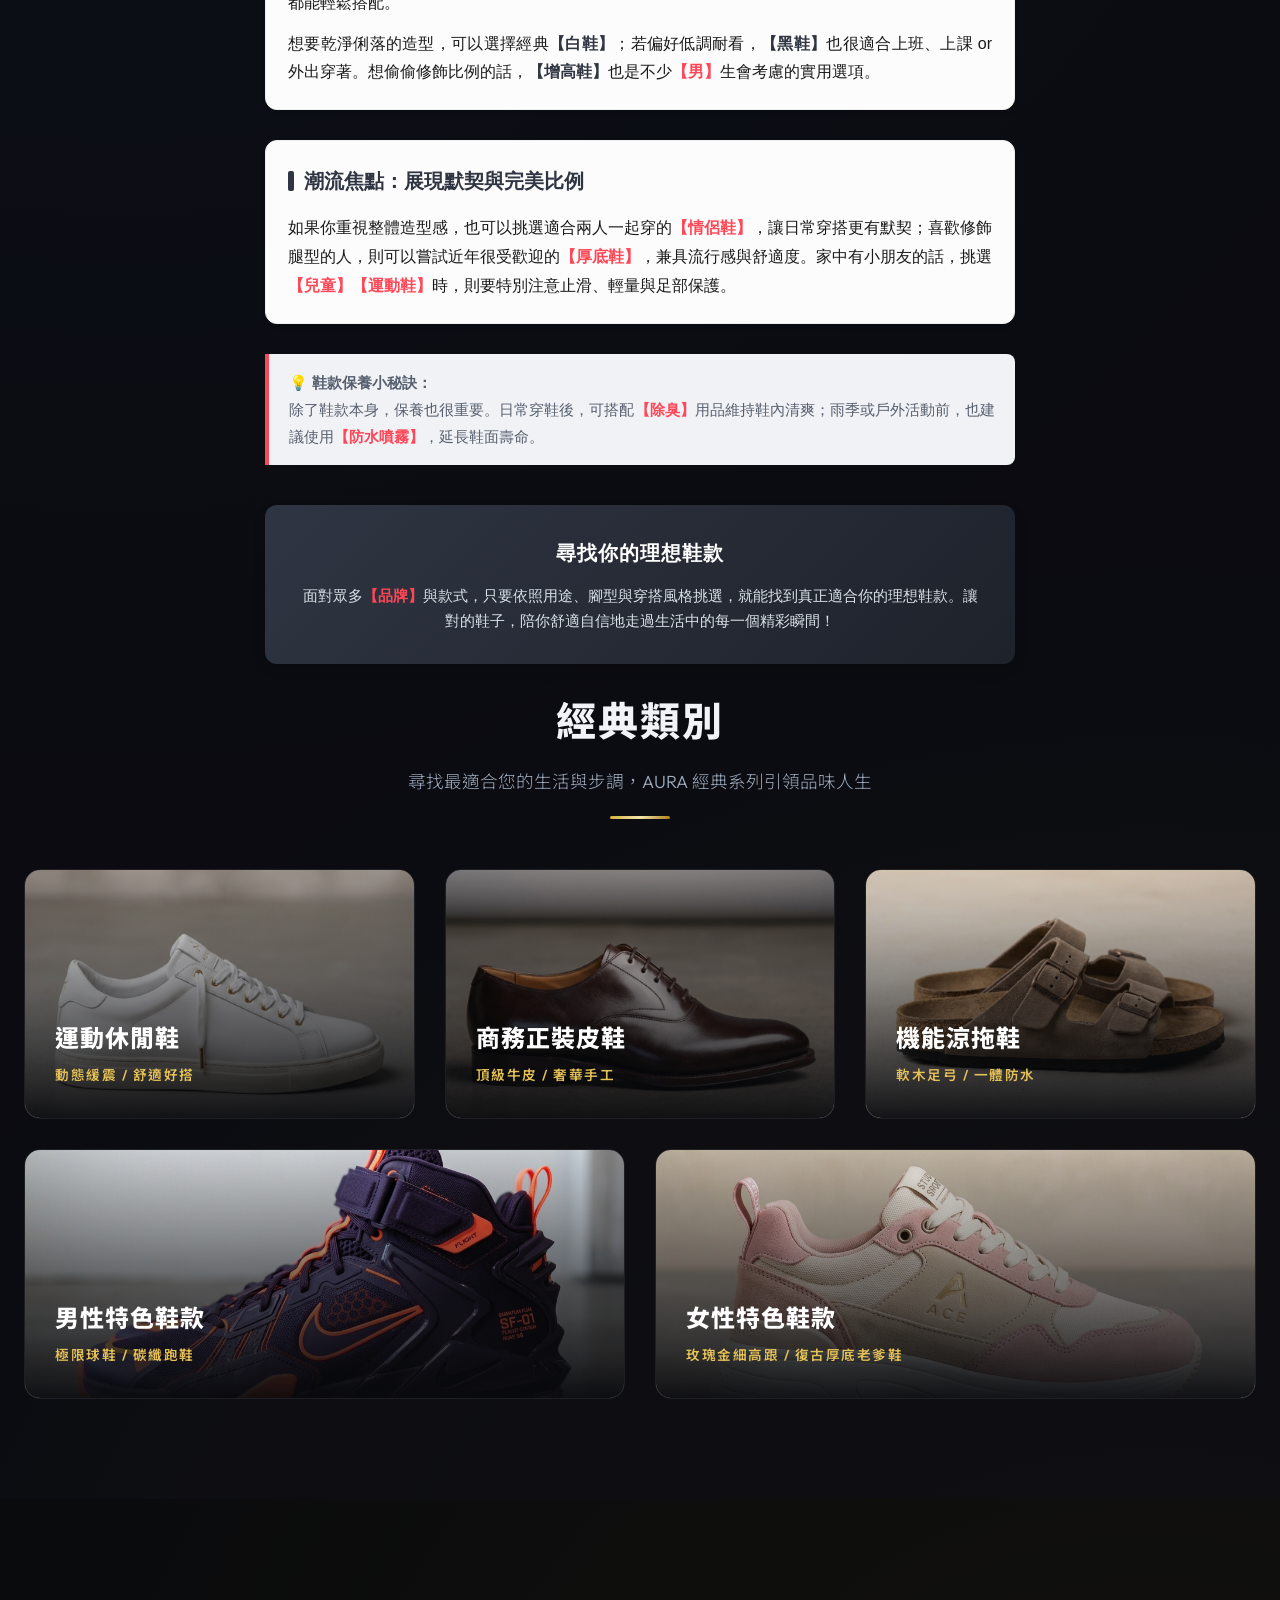
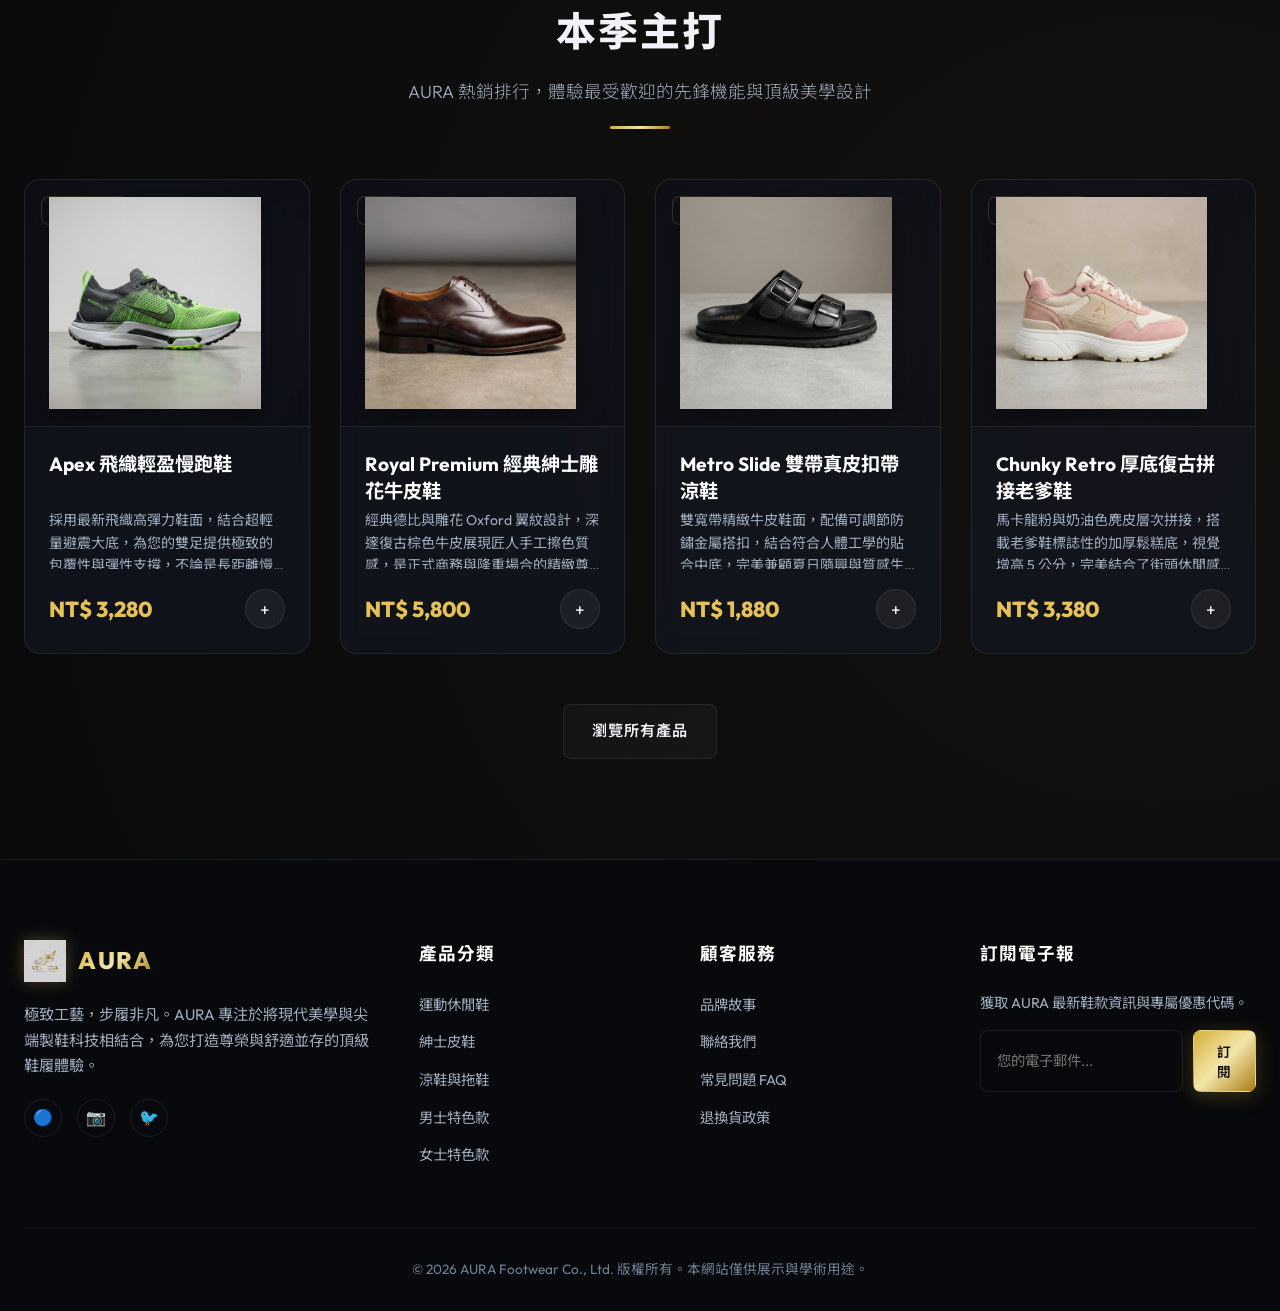
<file: product-detail.html>
<!DOCTYPE html>
<html lang="zh-Hant-TW">
<head>
  <meta charset="UTF-8">
  <meta name="viewport" content="width=device-width, initial-scale=1.0">
  <meta name="description" content="瀏覽產品細節，體驗 AURA 領先製鞋工藝、規格與材質設計。">
  <title>產品詳情 | AURA 極致履履</title>
  
  <!-- CSS Stylesheets -->
  <link rel="stylesheet" href="css/styles.css">
</head>
<body>

  <!-- Dynamic Header Placeholder -->
  <div id="header-placeholder"></div>

  <!-- Product Detail Section -->
  <section class="detail-section fade-in-up">
    <div class="container">
      <!-- Breadcrumb Navigation -->
      <nav style="margin-bottom: 30px; font-size: 0.9rem; color: var(--text-secondary);">
        <a href="index.html" style="color: var(--text-muted); hover: var(--accent-gold);">首頁</a> &gt; 
        <a href="sports-casual.html" id="detail-category-link" style="color: var(--text-muted);">運動休閒鞋</a> &gt; 
        <span style="color: var(--text-primary);" id="detail-product-name-breadcrumb">產品詳情</span>
      </nav>

      <!-- Main Detail Grid -->
      <div class="detail-grid">
        <!-- Left Column: Product Image Gallery -->
        <div class="detail-gallery fade-in-up delay-1">
          <div class="detail-img-box">
            <img src="" alt="" id="detail-product-img" class="detail-main-img">
          </div>
        </div>

        <!-- Right Column: Product Info & Actions -->
        <div class="detail-content fade-in-up delay-2">
          <span class="detail-cat" id="detail-category-label">AURA 精選</span>
          <h1 class="detail-title" id="detail-product-name">載入中...</h1>
          <div class="detail-price" id="detail-product-price">NT$ 0</div>
          
          <p class="detail-desc" id="detail-product-desc">
            正在為您載入頂級鞋履的工藝美學細節，請稍候...
          </p>

          <!-- Selectors -->
          <div class="detail-options">
            <!-- Color Option -->
            <div class="option-group">
              <span class="option-label">顏色: <span id="active-color-name" style="color: var(--accent-gold); margin-left: 5px;">極致黑 (預設)</span></span>
              <div class="color-selector">
                <span class="color-dot active" style="background-color: #1a1a1a;" data-color="極致黑" title="極致黑"></span>
                <span class="color-dot" style="background-color: #e2e8f0;" data-color="簡約灰" title="簡約灰"></span>
                <span class="color-dot" style="background-color: #c5a059;" data-color="沙岩金" title="沙岩金"></span>
              </div>
            </div>

            <!-- Size Option -->
            <div class="option-group">
              <span class="option-label">尺寸 (US / 歐碼):</span>
              <div class="size-selector">
                <button class="size-btn">US 7</button>
                <button class="size-btn">US 8</button>
                <button class="size-btn active">US 9</button>
                <button class="size-btn">US 10</button>
                <button class="size-btn">US 11</button>
              </div>
            </div>
          </div>

          <!-- Technical Specifications Table -->
          <div class="glass-panel" style="padding: 20px; margin-bottom: 30px;">
            <span class="option-label" style="display: block; margin-bottom: 15px;">產品工藝規格:</span>
            <table class="detail-specs-table">
              <tbody id="detail-specs-table">
                <!-- Specs rows inserted dynamically -->
              </tbody>
            </table>
          </div>

          <!-- Call to Action Buttons -->
          <div class="detail-cta">
            <button class="btn btn-primary js-add-to-cart">加入購物車</button>
            <button class="btn btn-secondary" onclick="alert('點選了立即購買！本網站為展示型網站，暫不提供實際結帳功能。');">立即購買</button>
          </div>
        </div>
      </div>
    </div>
  </section>

  <!-- Related Products Section -->
  <section class="product-grid-section" style="border-top: 1px solid var(--glass-border); padding-top: 80px;">
    <div class="container">
      <div class="section-title-wrapper fade-in-up-scroll">
        <h2 class="section-title" style="font-size: 2rem;">您可能會喜歡</h2>
        <p class="section-subtitle">為您推薦同系列的尖端科技機能鞋款，豐富您的日常搭配</p>
      </div>

      <!-- Related Grid -->
      <div class="grid-layout" id="related-products-grid">
        <!-- Rendered dynamically by detail.js -->
      </div>
    </div>
  </section>

  <!-- Dynamic Footer Placeholder -->
  <div id="footer-placeholder"></div>

  <!-- JavaScript Files -->
  <script src="js/products.js"></script>
  <script src="js/main.js"></script>
  <script src="js/detail.js"></script>
  <script>
    // 同步麵包屑中產品名稱
    document.addEventListener("DOMContentLoaded", function() {
      setTimeout(() => {
        const titleEl = document.getElementById("detail-product-name");
        const breadcrumbEl = document.getElementById("detail-product-name-breadcrumb");
        if (titleEl && breadcrumbEl && titleEl.textContent !== "載入中...") {
          breadcrumbEl.textContent = titleEl.textContent;
          
          // 更新分類標籤
          const labelEl = document.getElementById("detail-category-label");
          const categoryLink = document.getElementById("detail-category-link");
          if (labelEl && categoryLink) {
            labelEl.textContent = categoryLink.textContent;
          }
        }
      }, 50);
    });
  </script>
</body>
</html>
</file>
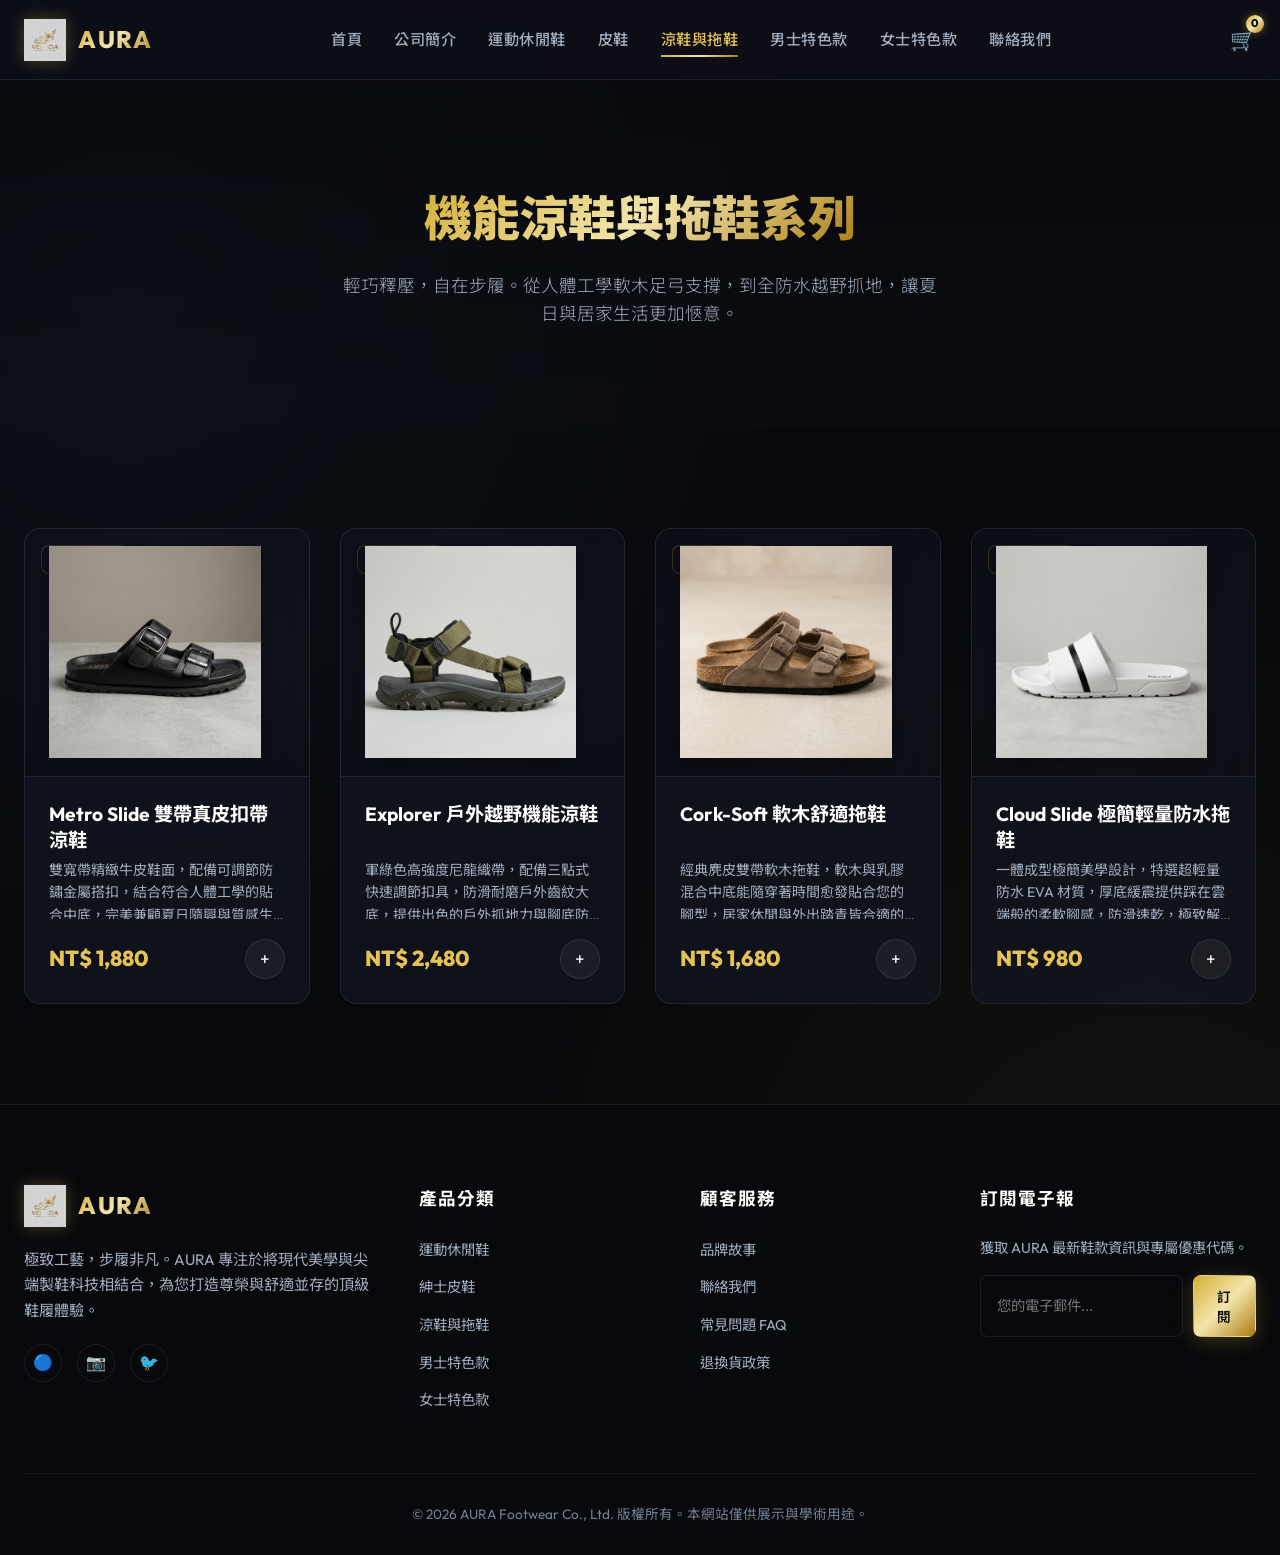
<file: sandals-slippers.html>
<!DOCTYPE html>
<html lang="zh-Hant-TW">
<head>
  <meta charset="UTF-8">
  <meta name="viewport" content="width=device-width, initial-scale=1.0">
  <meta name="description" content="瀏覽 AURA 機能涼拖鞋系列。包含經典雙帶扣涼鞋、越野機能涼鞋、自動塑形軟木拖鞋與超輕踩屎感防水拖鞋。">
  <title>機能涼鞋與拖鞋 | AURA 極致履履</title>
  
  <!-- CSS Stylesheets -->
  <link rel="stylesheet" href="css/styles.css">
</head>
<body>

  <!-- Dynamic Header Placeholder -->
  <div id="header-placeholder"></div>

  <!-- Page Header -->
  <section class="about-hero fade-in-up">
    <div class="container">
      <h1 class="text-gradient" style="font-size: 3rem; font-weight: 900; margin-bottom: 15px;">機能涼鞋與拖鞋系列</h1>
      <p style="font-size: 1.1rem; color: var(--text-secondary); max-width: 600px; margin: 0 auto; font-weight: 300;">
        輕巧釋壓，自在步履。從人體工學軟木足弓支撐，到全防水越野抓地，讓夏日與居家生活更加愜意。
      </p>
    </div>
  </section>

  <!-- Product Grid Section -->
  <section class="product-grid-section">
    <div class="container">
      <!-- Grid Layout -->
      <div class="grid-layout" id="category-products-grid">
        <!-- Card 1 -->
        <div class="shoe-card fade-in-up-scroll">
          <div class="card-img-wrapper">
            <span class="card-category">涼鞋與拖鞋</span>
            <a href="product-detail.html?id=sandal-1">
              <img src="images/products/郭以樂鞋子專賣店-1號涼鞋.png" alt="Metro Slide 雙帶真皮扣帶涼鞋" class="card-img" title="這是1號涼鞋">
            </a>
          </div>
          <div class="card-info">
            <h3 class="card-title">
              <a href="product-detail.html?id=sandal-1">Metro Slide 雙帶真皮扣帶涼鞋</a>
            </h3>
            <p class="card-desc">雙寬帶精緻牛皮鞋面，配備可調節防鏽金屬搭扣，結合符合人體工學的貼合中底，完美兼顧夏日隨興與質感生活。</p>
            <div class="card-footer">
              <span class="card-price">NT$ 1,880</span>
              <button class="card-btn js-add-to-cart" title="加入購物車">+</button>
            </div>
          </div>
        </div>

        <!-- Card 2 -->
        <div class="shoe-card fade-in-up-scroll">
          <div class="card-img-wrapper">
            <span class="card-category">涼鞋與拖鞋</span>
            <a href="product-detail.html?id=sandal-2">
              <img src="images/products/郭以樂鞋子專賣店-2號拖鞋.png" alt="Explorer 戶外越野機能涼鞋" class="card-img" title="這是2號涼鞋">
            </a>
          </div>
          <div class="card-info">
            <h3 class="card-title">
              <a href="product-detail.html?id=sandal-2">Explorer 戶外越野機能涼鞋</a>
            </h3>
            <p class="card-desc">軍綠色高強度尼龍織帶，配備三點式快速調節扣具，防滑耐磨戶外齒紋大底，提供出色的戶外抓地力與腳底防護。</p>
            <div class="card-footer">
              <span class="card-price">NT$ 2,480</span>
              <button class="card-btn js-add-to-cart" title="加入購物車">+</button>
            </div>
          </div>
        </div>

        <!-- Card 3 -->
        <div class="shoe-card fade-in-up-scroll">
          <div class="card-img-wrapper">
            <span class="card-category">涼鞋與拖鞋</span>
            <a href="product-detail.html?id=sandal-3">
              <img src="images/products/郭以樂鞋子專賣店-3號涼鞋.png" alt="Cork-Soft 軟木舒適拖鞋" class="card-img" title="這是3號拖鞋">
            </a>
          </div>
          <div class="card-info">
            <h3 class="card-title">
              <a href="product-detail.html?id=sandal-3">Cork-Soft 軟木舒適拖鞋</a>
            </h3>
            <p class="card-desc">經典麂皮雙帶軟木拖鞋，軟木與乳膠混合中底能隨穿著時間愈發貼合您的腳型，居家休閒與外出踏青皆合適的極佳選擇。</p>
            <div class="card-footer">
              <span class="card-price">NT$ 1,680</span>
              <button class="card-btn js-add-to-cart" title="加入購物車">+</button>
            </div>
          </div>
        </div>

        <!-- Card 4 -->
        <div class="shoe-card fade-in-up-scroll">
          <div class="card-img-wrapper">
            <span class="card-category">涼鞋與拖鞋</span>
            <a href="product-detail.html?id=sandal-4">
              <img src="images/products/郭以樂鞋子專賣店-4號涼鞋.png" alt="Cloud Slide 極簡輕量防水拖鞋" class="card-img" title="這是4號拖鞋">
            </a>
          </div>
          <div class="card-info">
            <h3 class="card-title">
              <a href="product-detail.html?id=sandal-4">Cloud Slide 極簡輕量防水拖鞋</a>
            </h3>
            <p class="card-desc">一體成型極簡美學設計，特選超輕量防水 EVA 材質，厚底緩震提供踩在雲端般的柔軟腳感，防滑速乾，極致解壓。</p>
            <div class="card-footer">
              <span class="card-price">NT$ 980</span>
              <button class="card-btn js-add-to-cart" title="加入購物車">+</button>
            </div>
          </div>
        </div>
      </div>
    </div>
  </section>

  <!-- Dynamic Footer Placeholder -->
  <div id="footer-placeholder"></div>

  <!-- JavaScript Files -->
  <script src="js/products.js"></script>
  <script src="js/main.js"></script>
</body>
</html>
</file>
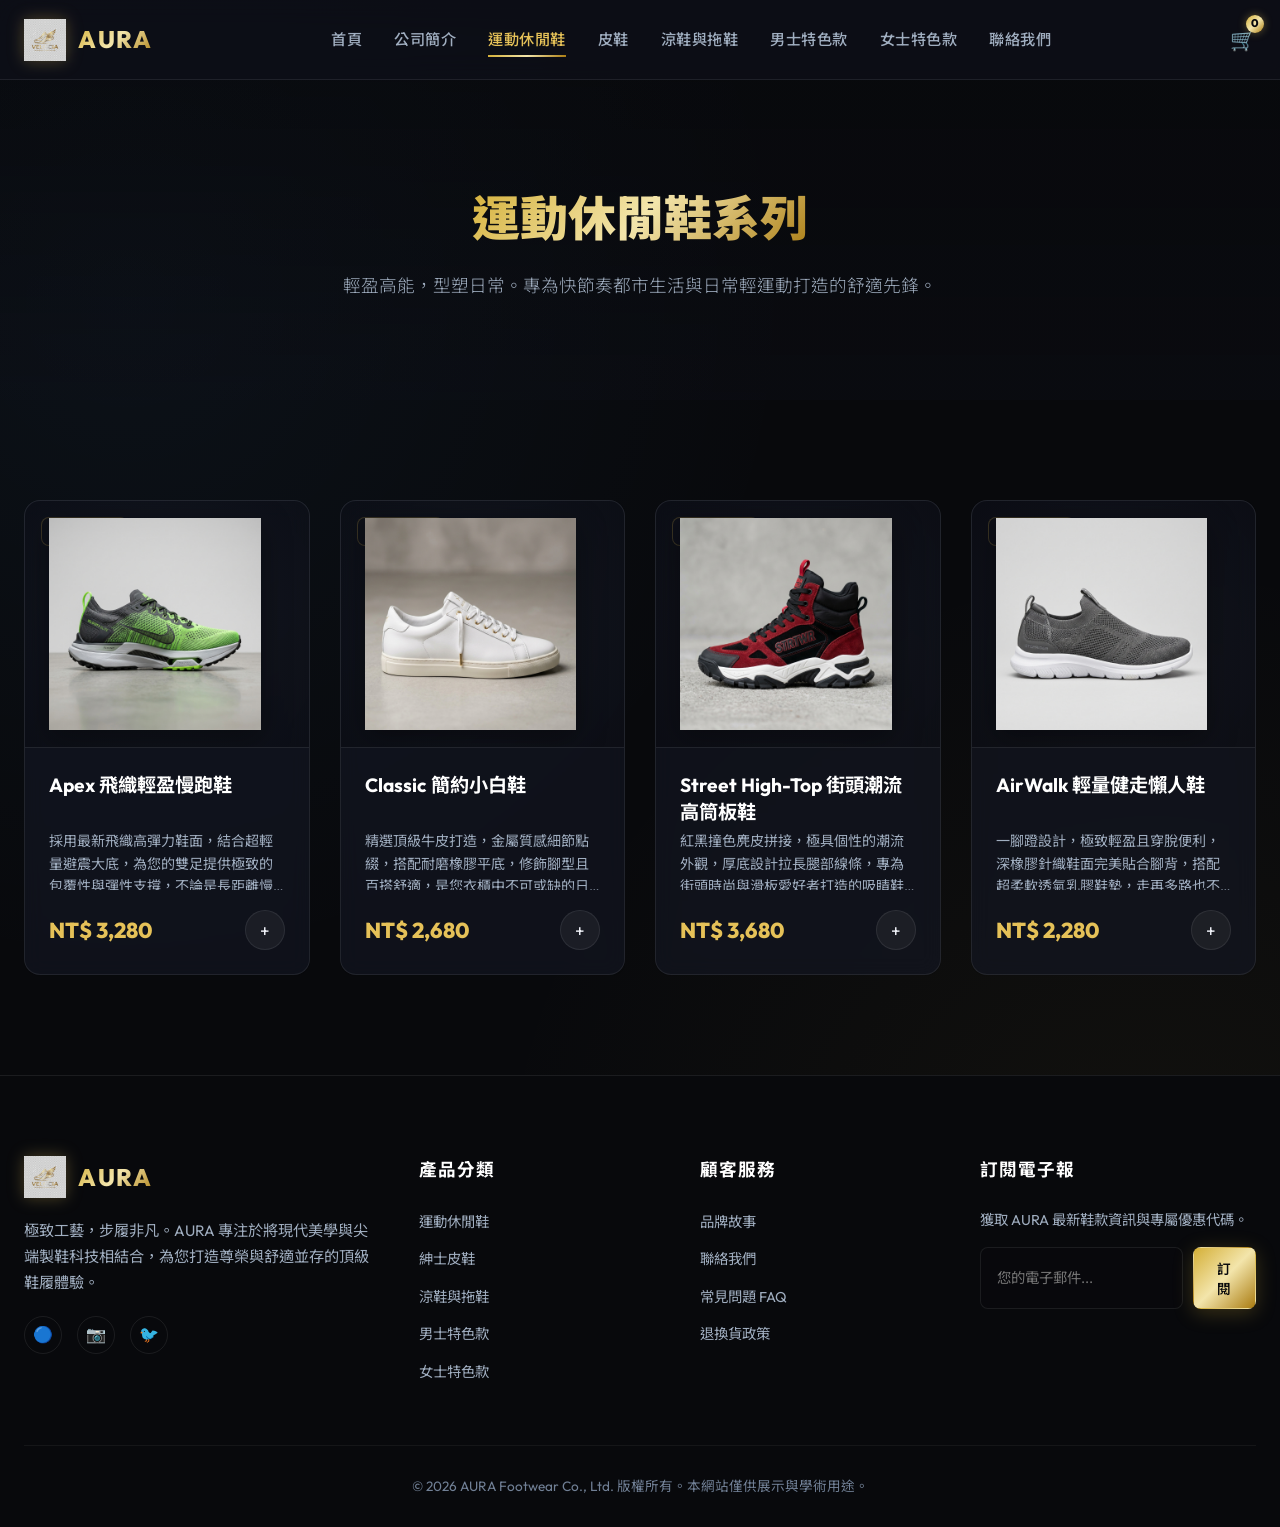
<file: sports-casual.html>
<!DOCTYPE html>
<html lang="zh-Hant-TW">
<head>
  <meta charset="UTF-8">
  <meta name="viewport" content="width=device-width, initial-scale=1.0">
  <meta name="description" content="瀏覽 AURA 運動休閒鞋款系列。包含超彈力慢跑鞋、簡約小白鞋、街頭高筒板鞋與健走鞋。為日常穿搭與運動訓練注入高能舒適度。">
  <title>運動休閒鞋 | AURA 極致履履</title>
  
  <!-- CSS Stylesheets -->
  <link rel="stylesheet" href="css/styles.css">
</head>
<body>

  <!-- Dynamic Header Placeholder -->
  <div id="header-placeholder"></div>

  <!-- Page Header -->
  <section class="about-hero fade-in-up">
    <div class="container">
      <h1 class="text-gradient" style="font-size: 3rem; font-weight: 900; margin-bottom: 15px;">運動休閒鞋系列</h1>
      <p style="font-size: 1.1rem; color: var(--text-secondary); max-width: 600px; margin: 0 auto; font-weight: 300;">
        輕盈高能，型塑日常。專為快節奏都市生活與日常輕運動打造的舒適先鋒。
      </p>
    </div>
  </section>

  <!-- Product Grid Section -->
  <section class="product-grid-section">
    <div class="container">
      <!-- Grid Layout -->
      <div class="grid-layout" id="category-products-grid">
        <!-- Card 1 -->
        <div class="shoe-card fade-in-up-scroll">
          <div class="card-img-wrapper">
            <span class="card-category">運動休閒鞋</span>
            <a href="product-detail.html?id=sport-1">
              <img src="images/products/郭以樂鞋子專賣店-1號運動鞋.png" alt="Apex 飛織輕盈慢跑鞋" class="card-img" title="這是1號運動鞋，本月暢銷第一名">
            </a>
          </div>
          <div class="card-info">
            <h3 class="card-title">
              <a href="product-detail.html?id=sport-1">Apex 飛織輕盈慢跑鞋</a>
            </h3>
            <p class="card-desc">採用最新飛織高彈力鞋面，結合超輕量避震大底，為您的雙足提供極致的包覆性與彈性支撐，不論是長距離慢跑或日常通勤皆能輕鬆駕馭。</p>
            <div class="card-footer">
              <span class="card-price">NT$ 3,280</span>
              <button class="card-btn js-add-to-cart" title="加入購物車">+</button>
            </div>
          </div>
        </div>

        <!-- Card 2 -->
        <div class="shoe-card fade-in-up-scroll">
          <div class="card-img-wrapper">
            <span class="card-category">運動休閒鞋</span>
            <a href="product-detail.html?id=sport-2">
              <img src="images/products/郭以樂鞋子專賣店-2號運動鞋.png" alt="Classic 簡約小白鞋" class="card-img" title="這是2號休閒鞋，歷年賣最好的">
            </a>
          </div>
          <div class="card-info">
            <h3 class="card-title">
              <a href="product-detail.html?id=sport-2">Classic 簡約小白鞋</a>
            </h3>
            <p class="card-desc">精選頂級牛皮打造，金屬質感細節點綴，搭配耐磨橡膠平底，修飾腳型且百搭舒適，是您衣櫃中不可或缺的日常時尚單品。</p>
            <div class="card-footer">
              <span class="card-price">NT$ 2,680</span>
              <button class="card-btn js-add-to-cart" title="加入購物車">+</button>
            </div>
          </div>
        </div>

        <!-- Card 3 -->
        <div class="shoe-card fade-in-up-scroll">
          <div class="card-img-wrapper">
            <span class="card-category">運動休閒鞋</span>
            <a href="product-detail.html?id=sport-3">
              <img src="images/products/郭以樂鞋子專賣店-3號運動鞋.png" alt="Street High-Top 街頭潮流高筒板鞋" class="card-img" title="這是3號運動鞋">
            </a>
          </div>
          <div class="card-info">
            <h3 class="card-title">
              <a href="product-detail.html?id=sport-3">Street High-Top 街頭潮流高筒板鞋</a>
            </h3>
            <p class="card-desc">紅黑撞色麂皮拼接，極具個性的潮流外觀，厚底設計拉長腿部線條，專為街頭時尚與滑板愛好者打造的吸睛鞋款。</p>
            <div class="card-footer">
              <span class="card-price">NT$ 3,680</span>
              <button class="card-btn js-add-to-cart" title="加入購物車">+</button>
            </div>
          </div>
        </div>

        <!-- Card 4 -->
        <div class="shoe-card fade-in-up-scroll">
          <div class="card-img-wrapper">
            <span class="card-category">運動休閒鞋</span>
            <a href="product-detail.html?id=sport-4">
              <img src="images/products/郭以樂鞋子專賣店-4號運動鞋.png" alt="AirWalk 輕量健走懶人鞋" class="card-img" title="這是4號運動鞋">
            </a>
          </div>
          <div class="card-info">
            <h3 class="card-title">
              <a href="product-detail.html?id=sport-4">AirWalk 輕量健走懶人鞋</a>
            </h3>
            <p class="card-desc">一腳蹬設計，極致輕盈且穿脫便利，深橡膠針織鞋面完美貼合腳背，搭配超柔軟透氣乳膠鞋墊，走再多路也不易疲累。</p>
            <div class="card-footer">
              <span class="card-price">NT$ 2,280</span>
              <button class="card-btn js-add-to-cart" title="加入購物車">+</button>
            </div>
          </div>
        </div>
      </div>
    </div>
  </section>

  <!-- Dynamic Footer Placeholder -->
  <div id="footer-placeholder"></div>

  <!-- JavaScript Files -->
  <script src="js/products.js"></script>
  <script src="js/main.js"></script>
</body>
</html>
</file>
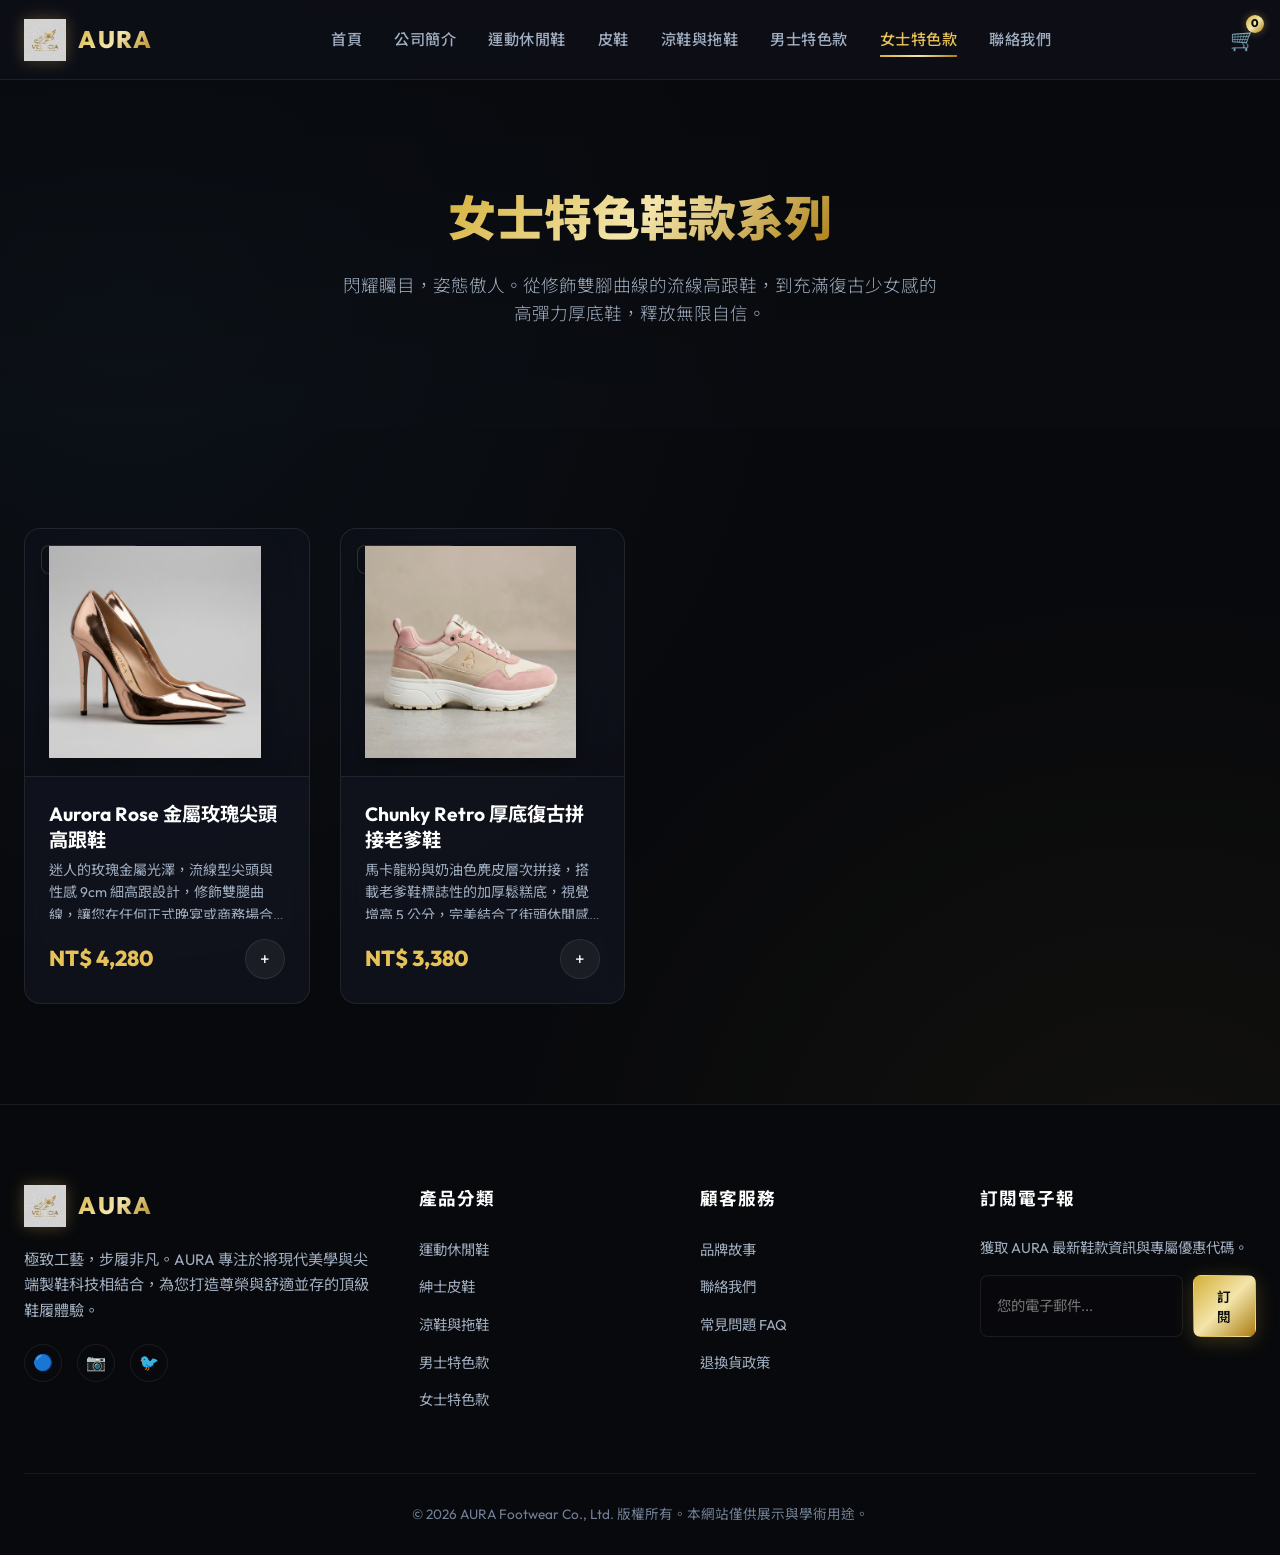
<file: womens-special.html>
<!DOCTYPE html>
<html lang="zh-Hant-TW">
<head>
  <meta charset="UTF-8">
  <meta name="viewport" content="width=device-width, initial-scale=1.0">
  <meta name="description" content="瀏覽 AURA 女士特色鞋款系列。包含奢華玫瑰金尖頭細高跟鞋與加厚復古老爹鞋。融合高雅宴會禮鞋與潮流減壓街頭厚底鞋。">
  <title>女士特色鞋款 | AURA 極致履履</title>
  
  <!-- CSS Stylesheets -->
  <link rel="stylesheet" href="css/styles.css">
</head>
<body>

  <!-- Dynamic Header Placeholder -->
  <div id="header-placeholder"></div>

  <!-- Page Header -->
  <section class="about-hero fade-in-up">
    <div class="container">
      <h1 class="text-gradient" style="font-size: 3rem; font-weight: 900; margin-bottom: 15px;">女士特色鞋款系列</h1>
      <p style="font-size: 1.1rem; color: var(--text-secondary); max-width: 600px; margin: 0 auto; font-weight: 300;">
        閃耀矚目，姿態傲人。從修飾雙腳曲線的流線高跟鞋，到充滿復古少女感的高彈力厚底鞋，釋放無限自信。
      </p>
    </div>
  </section>

  <!-- Product Grid Section -->
  <section class="product-grid-section">
    <div class="container">
      <!-- Grid Layout -->
      <div class="grid-layout" id="category-products-grid">
        <!-- Card 1 -->
        <div class="shoe-card fade-in-up-scroll">
          <div class="card-img-wrapper">
            <span class="card-category">女性特色鞋款</span>
            <a href="product-detail.html?id=women-special-1">
              <img src="images/products/郭以樂鞋子專賣店-1號女生特別款.png" alt="Aurora Rose 金屬玫瑰尖頭高跟鞋" class="card-img" title="這是1號女生特別款">
            </a>
          </div>
          <div class="card-info">
            <h3 class="card-title">
              <a href="product-detail.html?id=women-special-1">Aurora Rose 金屬玫瑰尖頭高跟鞋</a>
            </h3>
            <p class="card-desc">迷人的玫瑰金屬光澤，流線型尖頭與性感 9cm 細高跟設計，修飾雙腿曲線，讓您在任何正式晚宴或商務場合中皆能閃耀奪目。</p>
            <div class="card-footer">
              <span class="card-price">NT$ 4,280</span>
              <button class="card-btn js-add-to-cart" title="加入購物車">+</button>
            </div>
          </div>
        </div>

        <!-- Card 2 -->
        <div class="shoe-card fade-in-up-scroll">
          <div class="card-img-wrapper">
            <span class="card-category">女性特色鞋款</span>
            <a href="product-detail.html?id=women-special-2">
              <img src="images/products/郭以樂鞋子專賣店-2號女生特別款.png" alt="Chunky Retro 厚底復古拼接老爹鞋" class="card-img" title="這是2號女生特別款">
            </a>
          </div>
          <div class="card-info">
            <h3 class="card-title">
              <a href="product-detail.html?id=women-special-2">Chunky Retro 厚底復古拼接老爹鞋</a>
            </h3>
            <p class="card-desc">馬卡龍粉與奶油色麂皮層次拼接，搭載老爹鞋標誌性的加厚鬆糕底，視覺增高 5 公分，完美結合了街頭休閒感與復古少女情懷。</p>
            <div class="card-footer">
              <span class="card-price">NT$ 3,380</span>
              <button class="card-btn js-add-to-cart" title="加入購物車">+</button>
            </div>
          </div>
        </div>
      </div>
    </div>
  </section>

  <!-- Dynamic Footer Placeholder -->
  <div id="footer-placeholder"></div>

  <!-- JavaScript Files -->
  <script src="js/products.js"></script>
  <script src="js/main.js"></script>
</body>
</html>
</file>
<file: css/styles.css>
/* ==========================================================================
   Premium Shoe E-commerce CSS Design System
   Theme: Dark Luxury & Glassmorphism (深奢科技感 & 玻片流光美學)
   ========================================================================== */

/* Google Fonts Import */
@import url('https://fonts.googleapis.com/css2?family=Outfit:wght@300;400;500;600;700;800&family=Noto+Sans+TC:wght@300;400;500;700;900&display=swap');

/* CSS variables for consistent design tokens */
:root {
  --font-primary: 'Outfit', 'Noto Sans TC', sans-serif;
  
  /* Color Palette */
  --bg-darker: #08090c;
  --bg-dark: #0f111a;
  --bg-card: rgba(20, 24, 38, 0.6);
  --bg-card-hover: rgba(30, 36, 56, 0.85);
  
  --primary-gradient: linear-gradient(135deg, #d4af37 0%, #f3e5ab 50%, #aa7c11 100%);
  --accent-gold: #e5c158;
  --accent-gold-glow: rgba(229, 193, 88, 0.4);
  
  --text-pure: #ffffff;
  --text-primary: #f1f3f9;
  --text-secondary: #a0aec0;
  --text-muted: #718096;
  
  --glass-bg: rgba(15, 17, 26, 0.7);
  --glass-border: rgba(255, 255, 255, 0.08);
  --glass-border-hover: rgba(229, 193, 88, 0.3);
  
  --neon-cyan: #00f2fe;
  --neon-purple: #4facfe;
  
  /* Structural variables */
  --header-height: 80px;
  --border-radius-sm: 8px;
  --border-radius-md: 16px;
  --border-radius-lg: 24px;
  --transition-smooth: all 0.4s cubic-bezier(0.16, 1, 0.3, 1);
  --transition-fast: all 0.2s ease;
}

/* Base Reset */
*, *::before, *::after {
  box-sizing: border-box;
  margin: 0;
  padding: 0;
}

html {
  scroll-behavior: smooth;
}

body {
  font-family: var(--font-primary);
  background-color: var(--bg-darker);
  color: var(--text-primary);
  line-height: 1.6;
  overflow-x: hidden;
  background-image: 
    radial-gradient(circle at 10% 20%, rgba(79, 172, 254, 0.05) 0%, transparent 40%),
    radial-gradient(circle at 90% 80%, rgba(212, 175, 55, 0.05) 0%, transparent 40%);
}

a {
  text-decoration: none;
  color: inherit;
  transition: var(--transition-fast);
}

ul {
  list-style: none;
}

img {
  max-width: 100%;
  height: auto;
  display: block;
}

button, input, textarea, select {
  font-family: inherit;
  background: none;
  border: none;
  color: inherit;
  outline: none;
}

/* Scrollbar Style */
::-webkit-scrollbar {
  width: 8px;
}
::-webkit-scrollbar-track {
  background: var(--bg-darker);
}
::-webkit-scrollbar-thumb {
  background: rgba(255, 255, 255, 0.1);
  border-radius: 4px;
}
::-webkit-scrollbar-thumb:hover {
  background: var(--accent-gold);
}

/* ==========================================================================
   Utility Classes & Typography
   ========================================================================== */
.container {
  max-width: 1280px;
  margin: 0 auto;
  padding: 0 24px;
}

.text-gradient {
  background: var(--primary-gradient);
  -webkit-background-clip: text;
  -webkit-text-fill-color: transparent;
  display: inline-block;
}

.section-title-wrapper {
  text-align: center;
  margin-bottom: 50px;
  position: relative;
}

.section-title {
  font-size: 2.5rem;
  font-weight: 800;
  letter-spacing: 2px;
  margin-bottom: 15px;
  text-transform: uppercase;
}

.section-subtitle {
  font-size: 1.1rem;
  color: var(--text-secondary);
  font-weight: 300;
  max-width: 600px;
  margin: 0 auto;
}

.section-title-wrapper::after {
  content: '';
  display: block;
  width: 60px;
  height: 3px;
  background: var(--primary-gradient);
  margin: 20px auto 0;
  border-radius: 2px;
}

/* Buttons */
.btn {
  display: inline-flex;
  align-items: center;
  justify-content: center;
  padding: 14px 28px;
  border-radius: var(--border-radius-sm);
  font-weight: 600;
  font-size: 0.95rem;
  letter-spacing: 1px;
  cursor: pointer;
  transition: var(--transition-smooth);
  position: relative;
  overflow: hidden;
}

.btn-primary {
  background: var(--primary-gradient);
  color: var(--bg-darker);
  box-shadow: 0 4px 20px rgba(212, 175, 55, 0.25);
  border: 1px solid transparent;
}

.btn-primary:hover {
  transform: translateY(-3px);
  box-shadow: 0 6px 25px var(--accent-gold-glow);
}

.btn-secondary {
  border: 1px solid var(--glass-border);
  background: rgba(255, 255, 255, 0.03);
  color: var(--text-primary);
  backdrop-filter: blur(10px);
}

.btn-secondary:hover {
  border-color: var(--accent-gold);
  background: rgba(229, 193, 88, 0.05);
  transform: translateY(-3px);
}

.btn-sm {
  padding: 8px 16px;
  font-size: 0.85rem;
}

/* Glassmorphism Panel */
.glass-panel {
  background: var(--bg-card);
  border: 1px solid var(--glass-border);
  backdrop-filter: blur(20px);
  -webkit-backdrop-filter: blur(20px);
  border-radius: var(--border-radius-md);
  transition: var(--transition-smooth);
}

.glass-panel:hover {
  border-color: var(--glass-border-hover);
  background: var(--bg-card-hover);
}

/* ==========================================================================
   Header / Navigation
   ========================================================================== */
.header {
  position: fixed;
  top: 0;
  left: 0;
  width: 100%;
  height: var(--header-height);
  z-index: 1000;
  background: var(--glass-bg);
  border-bottom: 1px solid var(--glass-border);
  backdrop-filter: blur(16px);
  -webkit-backdrop-filter: blur(16px);
  transition: var(--transition-smooth);
}

.header.scrolled {
  height: 70px;
  background: rgba(8, 9, 12, 0.9);
  box-shadow: 0 10px 30px rgba(0, 0, 0, 0.5);
}

.header .container {
  display: flex;
  align-items: center;
  justify-content: space-between;
  height: 100%;
}

.logo-wrapper {
  display: flex;
  align-items: center;
  gap: 12px;
}

.logo-img {
  height: 42px;
  width: auto;
  filter: drop-shadow(0 0 8px rgba(229, 193, 88, 0.3));
}

.logo-text {
  font-size: 1.5rem;
  font-weight: 800;
  letter-spacing: 1.5px;
  text-transform: uppercase;
}

.nav-links {
  display: flex;
  align-items: center;
  gap: 32px;
}

.nav-link {
  font-weight: 500;
  font-size: 0.95rem;
  letter-spacing: 0.5px;
  color: var(--text-secondary);
  position: relative;
  padding: 8px 0;
}

.nav-link:hover, .nav-link.active {
  color: var(--accent-gold);
}

.nav-link::after {
  content: '';
  position: absolute;
  bottom: 0;
  left: 0;
  width: 0;
  height: 2px;
  background: var(--primary-gradient);
  transition: var(--transition-fast);
}

.nav-link:hover::after, .nav-link.active::after {
  width: 100%;
}

.header-actions {
  display: flex;
  align-items: center;
  gap: 20px;
}

.cart-btn {
  position: relative;
  cursor: pointer;
  font-size: 1.3rem;
  color: var(--text-secondary);
  transition: var(--transition-fast);
}

.cart-btn:hover {
  color: var(--accent-gold);
  transform: scale(1.1);
}

.cart-count {
  position: absolute;
  top: -8px;
  right: -8px;
  background: var(--primary-gradient);
  color: var(--bg-darker);
  font-size: 0.7rem;
  font-weight: 800;
  width: 18px;
  height: 18px;
  border-radius: 50%;
  display: flex;
  align-items: center;
  justify-content: center;
  box-shadow: 0 0 8px var(--accent-gold-glow);
}

/* Hamburger menu for mobile */
.hamburger {
  display: none;
  flex-direction: column;
  gap: 6px;
  cursor: pointer;
  z-index: 1100;
}

.hamburger span {
  display: block;
  width: 26px;
  height: 2px;
  background-color: var(--text-primary);
  transition: var(--transition-fast);
}

/* Mobile Nav Active states */
.hamburger.active span:nth-child(1) {
  transform: translateY(8px) rotate(45deg);
}
.hamburger.active span:nth-child(2) {
  opacity: 0;
}
.hamburger.active span:nth-child(3) {
  transform: translateY(-8px) rotate(-45deg);
}

/* ==========================================================================
   Hero Section
   ========================================================================== */
.hero {
  min-height: 100vh;
  display: flex;
  align-items: center;
  padding-top: var(--header-height);
  position: relative;
  overflow: hidden;
}

.hero::before {
  content: '';
  position: absolute;
  top: 50%;
  left: 50%;
  transform: translate(-50%, -50%);
  width: 600px;
  height: 600px;
  background: radial-gradient(circle, rgba(229, 193, 88, 0.08) 0%, transparent 60%);
  z-index: 0;
  pointer-events: none;
}

.hero-grid {
  display: grid;
  grid-template-columns: 1.1fr 0.9fr;
  gap: 50px;
  align-items: center;
  position: relative;
  z-index: 1;
}

.hero-content h1 {
  font-size: 3.8rem;
  line-height: 1.15;
  font-weight: 900;
  margin-bottom: 24px;
  letter-spacing: -1px;
}

.hero-content p {
  font-size: 1.2rem;
  color: var(--text-secondary);
  margin-bottom: 40px;
  font-weight: 300;
  max-width: 540px;
}

.hero-buttons {
  display: flex;
  gap: 20px;
}

/* Hero Showcase Graphic */
.hero-visual {
  position: relative;
  display: flex;
  justify-content: center;
  align-items: center;
}

.showcase-circle {
  width: 450px;
  height: 450px;
  border-radius: 50%;
  background: radial-gradient(circle, rgba(229,193,88,0.1) 0%, rgba(15,17,26,0.3) 70%);
  border: 1px dashed rgba(229, 193, 88, 0.2);
  display: flex;
  justify-content: center;
  align-items: center;
  animation: rotateDashed 60s linear infinite;
}

@keyframes rotateDashed {
  0% { transform: rotate(0deg); }
  100% { transform: rotate(360deg); }
}

.hero-shoe-img {
  position: absolute;
  width: 85%;
  max-width: 480px;
  transform: rotate(-15deg);
  filter: drop-shadow(0 20px 40px rgba(0, 0, 0, 0.6)) drop-shadow(0 0 20px rgba(229, 193, 88, 0.15));
  animation: floatShoe 6s ease-in-out infinite;
}

@keyframes floatShoe {
  0%, 100% { transform: rotate(-15deg) translateY(0px); }
  50% { transform: rotate(-12deg) translateY(-20px); }
}

.hero-badge {
  position: absolute;
  bottom: 40px;
  right: 20px;
  padding: 12px 20px;
  background: rgba(15, 17, 26, 0.8);
  border: 1px solid var(--accent-gold);
  border-radius: var(--border-radius-sm);
  backdrop-filter: blur(10px);
  display: flex;
  flex-direction: column;
  gap: 4px;
  box-shadow: 0 10px 30px rgba(0, 0, 0, 0.3);
}

.hero-badge .badge-tag {
  font-size: 0.75rem;
  text-transform: uppercase;
  color: var(--accent-gold);
  font-weight: 700;
  letter-spacing: 1.5px;
}

.hero-badge .badge-title {
  font-size: 1.1rem;
  font-weight: 800;
  color: var(--text-pure);
}

/* ==========================================================================
   Product Grid & Cards
   ========================================================================== */
.product-grid-section {
  padding: 100px 0;
  position: relative;
}

.grid-layout {
  display: grid;
  grid-template-columns: repeat(auto-fill, minmax(280px, 1fr));
  gap: 30px;
}

.shoe-card {
  position: relative;
  overflow: hidden;
  border-radius: var(--border-radius-md);
  border: 1px solid var(--glass-border);
  background: var(--bg-card);
  backdrop-filter: blur(10px);
  -webkit-backdrop-filter: blur(10px);
  display: flex;
  flex-direction: column;
  transition: var(--transition-smooth);
}

.shoe-card:hover {
  transform: translateY(-8px);
  border-color: var(--glass-border-hover);
  background: var(--bg-card-hover);
  box-shadow: 0 15px 35px rgba(0, 0, 0, 0.4), 0 0 20px rgba(229, 193, 88, 0.1);
}

.card-img-wrapper {
  position: relative;
  width: 100%;
  aspect-ratio: 1.15;
  background: radial-gradient(circle, rgba(255, 255, 255, 0.02) 0%, rgba(0, 0, 0, 0.2) 100%);
  display: flex;
  align-items: center;
  justify-content: center;
  padding: 24px;
  overflow: hidden;
}

.card-img {
  max-width: 90%;
  max-height: 90%;
  object-fit: contain;
  transition: var(--transition-smooth);
  filter: drop-shadow(0 8px 15px rgba(0, 0, 0, 0.4));
}

.shoe-card:hover .card-img {
  transform: scale(1.1) rotate(-3deg);
  filter: drop-shadow(0 15px 25px rgba(0, 0, 0, 0.6)) drop-shadow(0 0 10px rgba(229, 193, 88, 0.15));
}

.card-category {
  position: absolute;
  top: 16px;
  left: 16px;
  font-size: 0.75rem;
  font-weight: 700;
  text-transform: uppercase;
  color: var(--accent-gold);
  background: rgba(15, 17, 26, 0.75);
  padding: 4px 10px;
  border-radius: var(--border-radius-sm);
  border: 1px solid rgba(229, 193, 88, 0.2);
  letter-spacing: 1px;
}

.card-info {
  padding: 24px;
  display: flex;
  flex-direction: column;
  flex-grow: 1;
  border-top: 1px solid var(--glass-border);
}

.card-title {
  font-size: 1.2rem;
  font-weight: 700;
  color: var(--text-pure);
  margin-bottom: 8px;
  line-height: 1.4;
  height: 50px;
  display: -webkit-box;
  -webkit-line-clamp: 2;
  -webkit-box-orient: vertical;
  overflow: hidden;
}

.card-desc {
  font-size: 0.88rem;
  color: var(--text-secondary);
  margin-bottom: 20px;
  height: 60px;
  display: -webkit-box;
  -webkit-line-clamp: 3;
  -webkit-box-orient: vertical;
  overflow: hidden;
}

.card-footer {
  display: flex;
  align-items: center;
  justify-content: space-between;
  margin-top: auto;
}

.card-price {
  font-size: 1.35rem;
  font-weight: 800;
  color: var(--accent-gold);
}

.card-btn {
  width: 40px;
  height: 40px;
  border-radius: 50%;
  background: rgba(255, 255, 255, 0.05);
  border: 1px solid var(--glass-border);
  display: flex;
  align-items: center;
  justify-content: center;
  color: var(--text-primary);
  font-size: 1.1rem;
  cursor: pointer;
  transition: var(--transition-smooth);
}

.shoe-card:hover .card-btn {
  background: var(--primary-gradient);
  color: var(--bg-darker);
  border-color: transparent;
  box-shadow: 0 0 10px var(--accent-gold-glow);
  transform: rotate(45deg);
}

/* ==========================================================================
   Home Page Categories Quick Links
   ========================================================================== */
.categories-preview-section {
  padding: 100px 0;
  background: rgba(15, 17, 26, 0.4);
}

.category-preview-grid {
  display: grid;
  grid-template-columns: repeat(3, 1fr);
  gap: 30px;
  margin-bottom: 30px;
}

.category-preview-grid-bottom {
  display: grid;
  grid-template-columns: repeat(2, 1fr);
  gap: 30px;
}

.category-preview-card {
  height: 250px;
  border-radius: var(--border-radius-md);
  border: 1px solid var(--glass-border);
  position: relative;
  overflow: hidden;
  display: flex;
  align-items: flex-end;
  padding: 30px;
  cursor: pointer;
  transition: var(--transition-smooth);
}

.category-preview-card::before {
  content: '';
  position: absolute;
  top: 0;
  left: 0;
  width: 100%;
  height: 100%;
  background: linear-gradient(to top, rgba(8, 9, 12, 0.95) 0%, rgba(8, 9, 12, 0.4) 60%, transparent 100%);
  z-index: 1;
}

.category-preview-card-bg {
  position: absolute;
  top: 0;
  left: 0;
  width: 100%;
  height: 100%;
  object-fit: cover;
  transition: var(--transition-smooth);
}

.category-preview-card:hover .category-preview-card-bg {
  transform: scale(1.1);
  filter: saturate(1.2);
}

.category-preview-card:hover {
  border-color: var(--accent-gold);
  box-shadow: 0 10px 30px rgba(229, 193, 88, 0.15);
}

.category-preview-content {
  position: relative;
  z-index: 2;
}

.category-preview-title {
  font-size: 1.5rem;
  font-weight: 800;
  color: var(--text-pure);
  margin-bottom: 5px;
  letter-spacing: 1px;
}

.category-preview-count {
  font-size: 0.85rem;
  color: var(--accent-gold);
  text-transform: uppercase;
  font-weight: 600;
  letter-spacing: 1.5px;
}

/* ==========================================================================
   Product Detail Page
   ========================================================================== */
.detail-section {
  padding: 150px 0 100px;
  min-height: 80vh;
}

.detail-grid {
  display: grid;
  grid-template-columns: 1.1fr 0.9fr;
  gap: 60px;
  align-items: flex-start;
}

.detail-gallery {
  position: sticky;
  top: 120px;
  display: flex;
  flex-direction: column;
  gap: 20px;
}

.detail-img-box {
  width: 100%;
  aspect-ratio: 1.2;
  border-radius: var(--border-radius-md);
  border: 1px solid var(--glass-border);
  background: radial-gradient(circle, rgba(255,255,255,0.02) 0%, rgba(0,0,0,0.3) 100%);
  display: flex;
  align-items: center;
  justify-content: center;
  padding: 40px;
  overflow: hidden;
}

.detail-main-img {
  max-width: 90%;
  max-height: 90%;
  object-fit: contain;
  filter: drop-shadow(0 15px 30px rgba(0,0,0,0.5));
  transition: var(--transition-smooth);
}

.detail-img-box:hover .detail-main-img {
  transform: scale(1.08) rotate(-2deg);
}

.detail-content {
  display: flex;
  flex-direction: column;
}

.detail-cat {
  font-size: 0.85rem;
  font-weight: 800;
  color: var(--accent-gold);
  text-transform: uppercase;
  letter-spacing: 2px;
  margin-bottom: 15px;
}

.detail-title {
  font-size: 2.8rem;
  font-weight: 900;
  color: var(--text-pure);
  line-height: 1.2;
  margin-bottom: 15px;
}

.detail-price {
  font-size: 2.2rem;
  font-weight: 800;
  color: var(--accent-gold);
  margin-bottom: 25px;
}

.detail-desc {
  font-size: 1.05rem;
  color: var(--text-secondary);
  line-height: 1.8;
  margin-bottom: 35px;
}

/* Options selectors */
.detail-options {
  border-top: 1px solid var(--glass-border);
  padding: 30px 0;
}

.option-group {
  margin-bottom: 25px;
}

.option-label {
  font-size: 0.9rem;
  font-weight: 600;
  color: var(--text-pure);
  text-transform: uppercase;
  letter-spacing: 1px;
  margin-bottom: 12px;
}

.size-selector {
  display: flex;
  flex-wrap: wrap;
  gap: 12px;
}

.size-btn {
  min-width: 54px;
  height: 44px;
  border-radius: var(--border-radius-sm);
  border: 1px solid var(--glass-border);
  background: rgba(255, 255, 255, 0.02);
  display: inline-flex;
  align-items: center;
  justify-content: center;
  font-size: 0.95rem;
  font-weight: 600;
  cursor: pointer;
  transition: var(--transition-fast);
}

.size-btn:hover {
  border-color: var(--accent-gold);
  color: var(--accent-gold);
}

.size-btn.active {
  background: var(--primary-gradient);
  color: var(--bg-darker);
  border-color: transparent;
  box-shadow: 0 0 10px var(--accent-gold-glow);
}

.color-selector {
  display: flex;
  gap: 15px;
}

.color-dot {
  width: 28px;
  height: 28px;
  border-radius: 50%;
  cursor: pointer;
  border: 2px solid transparent;
  transition: var(--transition-fast);
}

.color-dot.active {
  border-color: var(--accent-gold);
  transform: scale(1.15);
}

/* Specs Table */
.detail-specs-table {
  width: 100%;
  border-collapse: collapse;
  margin-top: 20px;
}

.detail-specs-table tr {
  border-bottom: 1px solid rgba(255,255,255,0.05);
}

.detail-specs-table th, .detail-specs-table td {
  padding: 12px 16px;
  text-align: left;
}

.detail-specs-table th {
  color: var(--text-secondary);
  font-weight: 600;
  width: 35%;
  font-size: 0.9rem;
}

.detail-specs-table td {
  color: var(--text-primary);
  font-size: 0.9rem;
}

/* Detail Page CTA buttons */
.detail-cta {
  display: flex;
  gap: 20px;
  margin-top: 20px;
}

.detail-cta .btn {
  flex: 1;
}

/* ==========================================================================
   About Us Page
   ========================================================================== */
.about-hero {
  padding: 180px 0 100px;
  background: linear-gradient(180deg, rgba(8,9,12,0.6) 0%, rgba(15,17,26,0.3) 100%);
  position: relative;
  text-align: center;
}

.about-intro-grid {
  display: grid;
  grid-template-columns: 1fr 1fr;
  gap: 60px;
  padding: 80px 0;
  align-items: center;
}

.about-intro-text h2 {
  font-size: 2.2rem;
  font-weight: 800;
  color: var(--text-pure);
  margin-bottom: 24px;
}

.about-intro-text p {
  color: var(--text-secondary);
  font-size: 1.05rem;
  line-height: 1.8;
  margin-bottom: 20px;
}

.about-stats {
  display: grid;
  grid-template-columns: repeat(3, 1fr);
  gap: 24px;
  margin-top: 40px;
}

.stat-item {
  padding: 24px 15px;
  text-align: center;
  border-radius: var(--border-radius-md);
}

.stat-num {
  font-size: 2.5rem;
  font-weight: 800;
  color: var(--accent-gold);
  line-height: 1.1;
  margin-bottom: 5px;
}

.stat-label {
  font-size: 0.85rem;
  color: var(--text-secondary);
  text-transform: uppercase;
  letter-spacing: 1px;
}

.about-image-wrapper {
  position: relative;
}

.about-image-wrapper::before {
  content: '';
  position: absolute;
  top: -20px;
  left: -20px;
  width: 100%;
  height: 100%;
  border: 2px solid var(--accent-gold);
  border-radius: var(--border-radius-md);
  z-index: 0;
}

.about-img {
  width: 100%;
  border-radius: var(--border-radius-md);
  position: relative;
  z-index: 1;
  box-shadow: 0 20px 40px rgba(0, 0, 0, 0.5);
}

/* Timeline */
.timeline-section {
  padding: 100px 0;
  background: rgba(15, 17, 26, 0.2);
}

.timeline {
  max-width: 800px;
  margin: 0 auto;
  position: relative;
}

.timeline::before {
  content: '';
  position: absolute;
  top: 0;
  bottom: 0;
  left: 50%;
  width: 2px;
  background: var(--glass-border);
  transform: translateX(-50%);
}

.timeline-item {
  margin-bottom: 60px;
  position: relative;
  width: 50%;
}

.timeline-item:nth-child(odd) {
  left: 0;
  padding-right: 40px;
  text-align: right;
}

.timeline-item:nth-child(even) {
  left: 50%;
  padding-left: 40px;
}

.timeline-dot {
  width: 16px;
  height: 16px;
  border-radius: 50%;
  background: var(--accent-gold);
  position: absolute;
  top: 24px;
  left: 100%;
  transform: translate(-50%, -50%);
  box-shadow: 0 0 10px var(--accent-gold-glow);
  z-index: 2;
}

.timeline-item:nth-child(even) .timeline-dot {
  left: 0;
}

.timeline-year {
  font-size: 1.4rem;
  font-weight: 800;
  color: var(--accent-gold);
  margin-bottom: 8px;
}

.timeline-box {
  padding: 24px;
}

.timeline-box h3 {
  font-size: 1.15rem;
  color: var(--text-pure);
  margin-bottom: 8px;
}

.timeline-box p {
  font-size: 0.9rem;
  color: var(--text-secondary);
  line-height: 1.6;
}

/* ==========================================================================
   Contact Us Page
   ========================================================================== */
.contact-section {
  padding: 160px 0 100px;
}

.contact-grid {
  display: grid;
  grid-template-columns: 0.9fr 1.1fr;
  gap: 50px;
}

.contact-info-panel {
  display: flex;
  flex-direction: column;
  gap: 30px;
}

.contact-card {
  padding: 30px;
}

.contact-info-list {
  display: flex;
  flex-direction: column;
  gap: 24px;
  margin-top: 20px;
}

.contact-info-item {
  display: flex;
  align-items: flex-start;
  gap: 20px;
}

.contact-icon {
  width: 44px;
  height: 44px;
  border-radius: 50%;
  background: rgba(229, 193, 88, 0.1);
  border: 1px solid var(--accent-gold);
  display: flex;
  align-items: center;
  justify-content: center;
  color: var(--accent-gold);
  font-size: 1.2rem;
  flex-shrink: 0;
}

.contact-info-content h4 {
  font-size: 1rem;
  color: var(--text-pure);
  margin-bottom: 4px;
}

.contact-info-content p {
  font-size: 0.95rem;
  color: var(--text-secondary);
}

.contact-map-placeholder {
  height: 250px;
  border-radius: var(--border-radius-md);
  border: 1px solid var(--glass-border);
  overflow: hidden;
  position: relative;
  display: flex;
  align-items: center;
  justify-content: center;
  background: rgba(8, 9, 12, 0.4);
}

.map-glow-dot {
  position: absolute;
  width: 12px;
  height: 12px;
  border-radius: 50%;
  background: var(--accent-gold);
  box-shadow: 0 0 15px var(--accent-gold);
  animation: mapPulse 2s infinite;
}

@keyframes mapPulse {
  0% { transform: scale(1); opacity: 1; }
  100% { transform: scale(3); opacity: 0; }
}

/* Contact Form */
.contact-form-panel {
  padding: 40px;
}

.form-group {
  margin-bottom: 24px;
}

.form-label {
  display: block;
  font-size: 0.9rem;
  color: var(--text-secondary);
  font-weight: 500;
  margin-bottom: 8px;
  letter-spacing: 0.5px;
}

.form-control {
  width: 100%;
  padding: 14px 20px;
  background: rgba(8, 9, 12, 0.5);
  border: 1px solid var(--glass-border);
  border-radius: var(--border-radius-sm);
  color: var(--text-primary);
  font-size: 0.95rem;
  transition: var(--transition-fast);
}

.form-control:focus {
  border-color: var(--accent-gold);
  background: rgba(8, 9, 12, 0.8);
  box-shadow: 0 0 15px rgba(229, 193, 88, 0.15);
}

textarea.form-control {
  resize: vertical;
  min-height: 140px;
}

/* ==========================================================================
   Footer
   ========================================================================== */
.footer {
  background-color: var(--bg-darker);
  border-top: 1px solid var(--glass-border);
  padding: 80px 0 30px;
  margin-top: auto;
}

.footer-grid {
  display: grid;
  grid-template-columns: 1.5fr 1fr 1fr 1.2fr;
  gap: 50px;
  margin-bottom: 60px;
}

.footer-about .logo-wrapper {
  margin-bottom: 20px;
}

.footer-about p {
  color: var(--text-secondary);
  font-size: 0.95rem;
  line-height: 1.7;
}

.footer-title {
  font-size: 1.1rem;
  font-weight: 700;
  color: var(--text-pure);
  margin-bottom: 24px;
  text-transform: uppercase;
  letter-spacing: 1px;
}

.footer-links {
  display: flex;
  flex-direction: column;
  gap: 12px;
}

.footer-links a {
  font-size: 0.9rem;
  color: var(--text-secondary);
}

.footer-links a:hover {
  color: var(--accent-gold);
  transform: translateX(5px);
}

.footer-socials {
  display: flex;
  gap: 15px;
  margin-top: 20px;
}

.social-icon {
  width: 38px;
  height: 38px;
  border-radius: 50%;
  border: 1px solid var(--glass-border);
  display: flex;
  align-items: center;
  justify-content: center;
  color: var(--text-secondary);
  transition: var(--transition-fast);
}

.social-icon:hover {
  border-color: var(--accent-gold);
  color: var(--accent-gold);
  transform: translateY(-3px);
}

.newsletter-form {
  display: flex;
  gap: 10px;
  margin-top: 15px;
}

.newsletter-form .form-control {
  padding: 10px 16px;
  font-size: 0.9rem;
}

.newsletter-form .btn {
  padding: 10px 20px;
}

.footer-bottom {
  text-align: center;
  padding-top: 30px;
  border-top: 1px solid rgba(255,255,255,0.05);
}

.footer-bottom p {
  font-size: 0.85rem;
  color: var(--text-muted);
}

/* ==========================================================================
   Animations
   ========================================================================== */
.fade-in-up {
  opacity: 0;
  transform: translateY(30px);
  animation: fadeInUp 0.8s cubic-bezier(0.16, 1, 0.3, 1) forwards;
}

@keyframes fadeInUp {
  to {
    opacity: 1;
    transform: translateY(0);
  }
}

.delay-1 { animation-delay: 0.1s; }
.delay-2 { animation-delay: 0.2s; }
.delay-3 { animation-delay: 0.3s; }
.delay-4 { animation-delay: 0.4s; }

/* ==========================================================================
   Responsive Design Breakpoints
   ========================================================================== */
@media (max-width: 1024px) {
  .hero-content h1 {
    font-size: 3rem;
  }
  .category-preview-grid {
    grid-template-columns: 1fr;
  }
  .category-preview-grid-bottom {
    grid-template-columns: 1fr;
  }
  .detail-grid {
    grid-template-columns: 1fr;
    gap: 40px;
  }
  .detail-gallery {
    position: relative;
    top: 0;
  }
  .about-intro-grid {
    grid-template-columns: 1fr;
    gap: 40px;
  }
  .about-image-wrapper {
    order: -1;
    max-width: 500px;
    margin: 0 auto;
  }
  .contact-grid {
    grid-template-columns: 1fr;
    gap: 50px;
  }
  .footer-grid {
    grid-template-columns: 1fr 1fr;
  }
}

@media (max-width: 768px) {
  :root {
    --header-height: 70px;
  }
  
  .hamburger {
    display: flex;
  }
  
  .nav-links {
    position: fixed;
    top: var(--header-height);
    right: -100%;
    width: 280px;
    height: calc(100vh - var(--header-height));
    background: rgba(15, 17, 26, 0.95);
    backdrop-filter: blur(20px);
    border-left: 1px solid var(--glass-border);
    flex-direction: column;
    align-items: flex-start;
    padding: 40px;
    gap: 24px;
    transition: var(--transition-smooth);
    z-index: 999;
  }
  
  .nav-links.active {
    right: 0;
  }
  
  .hero-grid {
    grid-template-columns: 1fr;
    text-align: center;
    gap: 40px;
  }
  
  .hero-content p {
    margin: 0 auto 30px;
  }
  
  .hero-buttons {
    justify-content: center;
  }
  
  .showcase-circle {
    width: 320px;
    height: 320px;
  }
  
  .timeline::before {
    left: 20px;
  }
  
  .timeline-item {
    width: 100%;
    padding-left: 45px !important;
    padding-right: 0 !important;
    text-align: left !important;
  }
  
  .timeline-dot {
    left: 20px !important;
  }
  
  .footer-grid {
    grid-template-columns: 1fr;
    gap: 40px;
  }
  
  .section-title {
    font-size: 2rem;
  }
}

@media (max-width: 480px) {
  .hero-content h1 {
    font-size: 2.3rem;
  }
  .hero-buttons {
    flex-direction: column;
    width: 100%;
  }
  .hero-buttons .btn {
    width: 100%;
  }
  .about-stats {
    grid-template-columns: 1fr;
  }
  .detail-cta {
    flex-direction: column;
  }
}
</file>
